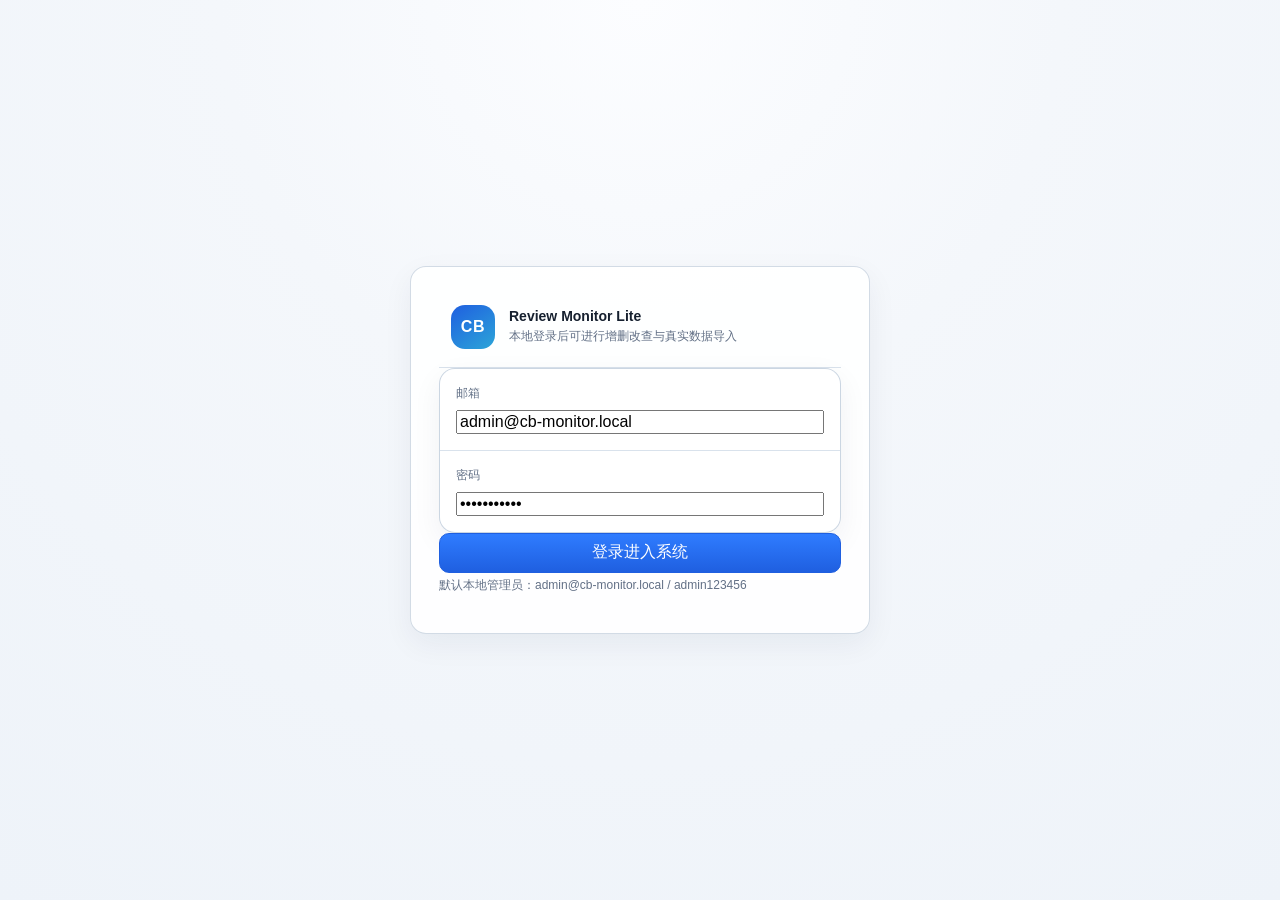
<file: prototype/index.html>
<!DOCTYPE html>
<html lang="zh-CN">
  <head>
    <meta charset="UTF-8" />
    <meta name="viewport" content="width=device-width, initial-scale=1.0" />
    <title>Dashboard | CrossBorder Store Review Monitor Lite</title>
    <link rel="stylesheet" href="./styles.css" />
  </head>
  <body data-page="dashboard">
    <div class="app-shell">
      <aside class="sidebar">
        <div class="brand">
          <div class="brand-mark">CB</div>
          <div>
            <strong>Review Monitor Lite</strong>
            <p>跨境店铺评论监控</p>
          </div>
        </div>
        <nav class="nav">
          <a class="nav-item active" href="./index.html">首页 Dashboard</a>
          <a class="nav-item" href="./stores.html">店铺管理</a>
          <a class="nav-item" href="./products.html">产品总表</a>
          <a class="nav-item" href="./reviews.html">评论总表</a>
          <a class="nav-item" href="./comparison.html">同款多店铺评论对比</a>
          <a class="nav-item" href="./product-detail.html">产品详情</a>
          <a class="nav-item" href="./supplier-tasks.html">供应商整改任务</a>
          <a class="nav-item" href="./reports.html">报告中心</a>
          <a class="nav-item" href="./settings.html">设置</a>
          <a class="nav-item" href="./account-management.html">账号管理</a>
        </nav>
      </aside>

      <main class="main">
        <header class="topbar">
          <div>
            <h1>Dashboard</h1>
            <p>集中查看全站点评论风险、整改进度与产品异常信号</p>
          </div>
          <div class="topbar-actions">
            <a class="button ghost" href="./reports.html?type=同款多店铺对比&title=本周站点周报&scope=全部站点&period=30d#report-builder-section">导出周报</a>
            <a class="button primary" href="./reports.html?type=产品评论分析&title=新建分析报告&scope=全部店铺&period=30d#report-builder-section">新建分析报告</a>
          </div>
        </header>

        <section class="filters sticky-filters">
          <div class="filter-row">
            <label>平台</label>
            <select>
              <option>全部平台</option>
              <option>Amazon</option>
              <option>Coupang</option>
              <option>Naver</option>
            </select>
          </div>
          <div class="filter-row">
            <label>站点</label>
            <select>
              <option>全部站点</option>
              <option>美国</option>
              <option>英国</option>
              <option>德国</option>
              <option>日本</option>
              <option>加拿大</option>
              <option>法国</option>
              <option>韩国</option>
            </select>
          </div>
          <div class="filter-row filter-search">
            <label>关键词</label>
            <input type="text" placeholder="搜索产品 / ASIN / SKU / 店铺" />
          </div>
          <div class="filter-row">
            <label>时间</label>
            <select>
              <option>近 30 天</option>
              <option>近 7 天</option>
              <option>近 90 天</option>
            </select>
          </div>
          <button class="button">刷新</button>
        </section>

        <section class="stats-grid">
          <article class="stat-card">
            <span class="stat-label">在监控店铺</span>
            <strong>9</strong>
            <em>覆盖 Amazon / Coupang / Naver</em>
            <a class="text-link stat-card-link" href="./stores.html">查看店铺列表</a>
          </article>
          <article class="stat-card">
            <span class="stat-label">产品总数</span>
            <strong>126</strong>
            <em>近 30 天新增 11 个</em>
            <a class="text-link stat-card-link" href="./products.html?period=30d">查看产品总表</a>
          </article>
          <article class="stat-card warn">
            <span class="stat-label">近 30 天差评</span>
            <strong>84</strong>
            <em>同比上升 13.2%</em>
            <a class="text-link stat-card-link" href="./reviews.html?view=negative&period=30d">查看差评列表</a>
          </article>
          <article class="stat-card">
            <span class="stat-label">带图评论</span>
            <strong>218</strong>
            <em>图证充足，适合归因</em>
            <a class="text-link stat-card-link" href="./reviews.html?media=with-media&period=30d">查看带图评论</a>
          </article>
          <article class="stat-card danger">
            <span class="stat-label">购物车丢失</span>
            <strong>6</strong>
            <em>3 个发生在美国站</em>
            <a class="text-link stat-card-link" href="./products.html?period=30d">查看异常产品</a>
          </article>
          <article class="stat-card">
            <span class="stat-label">待整改任务</span>
            <strong>27</strong>
            <em>高优先级 9 个</em>
            <a class="text-link stat-card-link" href="./supplier-tasks.html">查看整改任务</a>
          </article>
        </section>

        <section class="two-col dashboard-main-grid">
          <div class="panel dashboard-scroll-panel">
            <div class="panel-head">
              <div>
                <h2>异常产品雷达</h2>
                <p>优先跟进评分下降、差评新增、购物车异常的产品</p>
              </div>
              <a href="./products.html" class="text-link">查看产品总表</a>
            </div>
            <div class="table-wrap dashboard-table-scroll">
              <table>
                <thead>
                  <tr>
                    <th>产品</th>
                    <th>店铺 / 站点</th>
                    <th>评分</th>
                    <th>近30天差评</th>
                    <th>带图差评</th>
                    <th>主要问题</th>
                    <th>最近变动</th>
                    <th>整改</th>
                  </tr>
                </thead>
                <tbody id="dashboard-risk-products"></tbody>
              </table>
            </div>
          </div>

          <div class="panel dashboard-scroll-panel">
            <div class="panel-head">
              <div>
                <h2>今日重点评论</h2>
                <p>按差评优先、带图/带视频优先、最新时间优先排序；超出区域可滚动查看</p>
              </div>
              <a href="./reviews.html?view=negative&media=with-media&period=30d" class="text-link">查看重点差评</a>
            </div>
            <div class="review-feed" id="dashboard-review-feed"></div>
          </div>
        </section>

        <section class="panel">
          <div class="panel-head compact">
            <h2>资讯快报</h2>
            <span class="chip success">关键词检索</span>
          </div>
          <div class="news-toolbar">
            <input id="dashboard-news-search" type="text" placeholder="检索政策 / 平台 / 物流 / 宠物类目资讯" />
          </div>
          <ul class="news-list rich" id="dashboard-news-list"></ul>
          <div class="pager-line">
            <button class="button ghost mini-action" id="dashboard-news-prev" type="button">上一页</button>
            <span class="cell-sub" id="dashboard-news-page">第 1 页</span>
            <button class="button ghost mini-action" id="dashboard-news-next" type="button">下一页</button>
          </div>
        </section>

        <section class="two-col dashboard-insight-grid">
          <div class="panel">
            <div class="panel-head compact">
              <h2>问题分类 TOP5</h2>
              <span class="chip warn">可维护分类</span>
            </div>
            <div class="bars compact-bars" id="dashboard-top-issues"></div>
            <div class="panel-foot-note">
              <a class="text-link" href="./settings.html#issue-taxonomy-panel">去维护问题分类</a>
            </div>
          </div>

          <div class="panel">
            <div class="panel-head compact">
              <h2>站点评分趋势</h2>
              <span class="chip neutral">近 30 天</span>
            </div>
            <div class="spark-group compact-sparks" id="dashboard-score-sparks"></div>
          </div>
        </section>

        <section class="panel muted-panel">
          <div class="panel-head">
            <div>
              <h2>数据接入验证台</h2>
              <p>这里主要给你确认真实数据链路能拿到哪些字段，不作为首页重点卡片</p>
            </div>
            <span class="chip neutral">接入校验</span>
          </div>
          <div class="two-col">
            <div>
              <div class="setting-list" id="dashboard-live-fields">
                <div><strong>内部产品表</strong><span>店铺 / ASIN / 标题 / 链接 / 评分 / Review数</span></div>
                <div><strong>卖家精灵产品表</strong><span>店铺 / ASIN / 标题 / 链接 / 价格 / 评分</span></div>
                <div><strong>店铺链接表</strong><span>平台 / 站点 / 店铺链接</span></div>
              </div>
              <div class="table-wrap">
                <table>
                  <thead>
                    <tr>
                      <th>验证来源</th>
                      <th>样本</th>
                      <th>关键字段</th>
                    </tr>
                  </thead>
                  <tbody id="dashboard-live-samples"></tbody>
                </table>
              </div>
            </div>
            <div>
              <div class="table-wrap">
                <table>
                  <thead>
                    <tr>
                      <th>公开页来源</th>
                      <th>状态</th>
                      <th>说明</th>
                    </tr>
                  </thead>
                  <tbody id="dashboard-http-checks"></tbody>
                </table>
              </div>
            </div>
          </div>
        </section>
      </main>
    </div>
    <script src="./app.js"></script>
  </body>
</html>
</file>
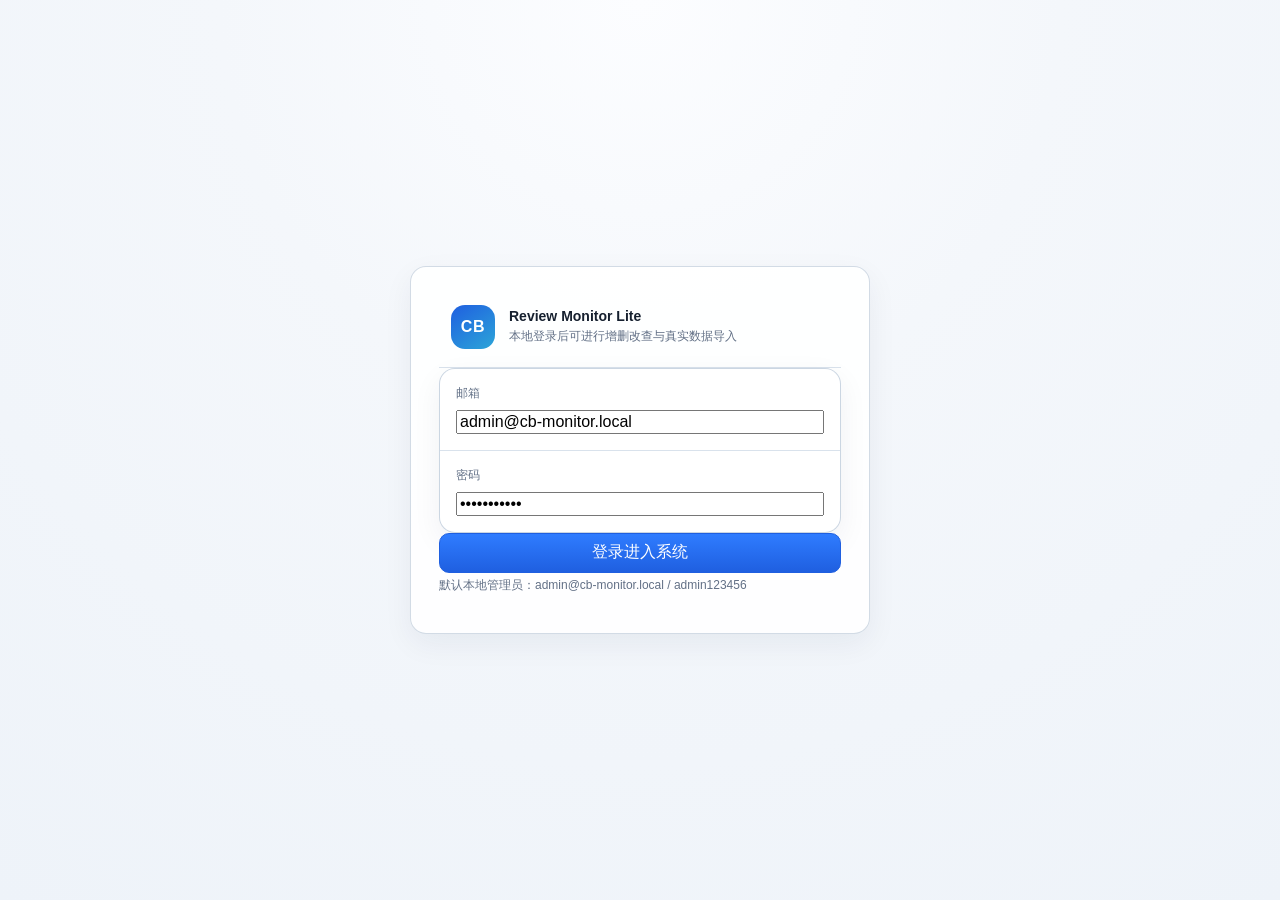
<file: prototype/account-management.html>
<!DOCTYPE html>
<html lang="zh-CN">
  <head>
    <meta charset="UTF-8" />
    <meta name="viewport" content="width=device-width, initial-scale=1.0" />
    <title>账号管理 | CrossBorder Store Review Monitor Lite</title>
    <link rel="stylesheet" href="./styles.css" />
  </head>
  <body data-page="account-management">
    <div class="app-shell">
      <aside class="sidebar">
        <div class="brand">
          <div class="brand-mark">CB</div>
          <div>
            <strong>Review Monitor Lite</strong>
            <p>跨境店铺评论监控</p>
          </div>
        </div>
        <nav class="nav">
          <a class="nav-item" href="./index.html">首页 Dashboard</a>
          <a class="nav-item" href="./stores.html">店铺管理</a>
          <a class="nav-item" href="./products.html">产品总表</a>
          <a class="nav-item" href="./reviews.html">评论总表</a>
          <a class="nav-item" href="./comparison.html">同款多店铺评论对比</a>
          <a class="nav-item" href="./product-detail.html">产品详情</a>
          <a class="nav-item" href="./supplier-tasks.html">供应商整改任务</a>
          <a class="nav-item" href="./reports.html">报告中心</a>
          <a class="nav-item" href="./settings.html">设置</a>
          <a class="nav-item active" href="./account-management.html">账号管理</a>
        </nav>
      </aside>

      <main class="main">
        <header class="topbar">
          <div>
            <h1>账号管理</h1>
            <p>后台建议保持轻量，先做账号、角色、模块权限、登录策略四块即可</p>
          </div>
          <div class="topbar-actions">
            <button class="button ghost">批量停用</button>
            <button class="button ghost" id="logout-button">退出登录</button>
            <button class="button primary" id="accounts-create-button">新增账号</button>
          </div>
        </header>

        <section class="table-summary">
          <div class="summary-pill" id="accounts-summary-total">账号数 4</div>
          <div class="summary-pill" id="accounts-summary-active">启用中 3</div>
          <div class="summary-pill" id="accounts-summary-pd">产品开发 1</div>
          <div class="summary-pill warn" id="accounts-summary-disabled">停用 1</div>
          <div class="summary-pill" id="accounts-summary-backend">后台建议：轻量账号体系即可</div>
        </section>

        <section class="two-col">
          <div class="panel">
            <div class="panel-head compact">
              <h2>登录与安全策略</h2>
              <span class="chip success">简单后台</span>
            </div>
            <div class="setting-list" id="security-settings">
              <div><strong>登录方式</strong><span>账号密码登录</span></div>
              <div><strong>部署方式</strong><span>轻量后台即可</span></div>
              <div><strong>密码策略</strong><span>8位以上，含字母和数字</span></div>
              <div><strong>二次验证</strong><span>V1 可不启用</span></div>
              <div><strong>会话策略</strong><span>7天内保持登录</span></div>
            </div>
          </div>

          <div class="panel">
            <div class="panel-head compact">
              <h2>后台范围建议</h2>
              <span class="chip neutral">最小可用</span>
            </div>
            <div class="setting-list">
              <div><strong>必须有</strong><span>登录、退出、账号列表、角色分配、重置密码</span></div>
              <div><strong>建议有</strong><span>最近登录时间、账号状态、可访问店铺范围</span></div>
              <div><strong>先不做</strong><span>复杂审批、多组织树、企业微信单点登录</span></div>
              <div><strong>适配人数</strong><span>个人 / 2~5人小团队足够用</span></div>
            </div>
          </div>
        </section>

        <section class="panel">
          <div class="panel-head">
            <div>
              <h2>账号列表</h2>
              <p>建议先按角色 + 可访问店铺做控制，不必一开始做到字段级权限</p>
            </div>
            <span class="chip neutral" id="accounts-note">V1 轻量账号模型</span>
          </div>
          <div class="table-wrap table-wide">
            <table>
              <thead>
                <tr>
                  <th>账号</th>
                  <th>角色</th>
                  <th>可访问范围</th>
                  <th>绑定店铺</th>
                  <th>状态</th>
                  <th>最近登录</th>
                  <th>操作建议</th>
                </tr>
              </thead>
              <tbody id="accounts-table"></tbody>
            </table>
          </div>
        </section>

        <section class="panel">
          <div class="panel-head">
            <div>
              <h2>角色权限矩阵</h2>
              <p>推荐只做模块级权限，后续确实需要再细化到按钮级</p>
            </div>
            <span class="chip warn">先简后细</span>
          </div>
          <div class="table-wrap">
            <table>
              <thead>
                <tr>
                  <th>角色</th>
                  <th>可访问模块</th>
                  <th>主要权限</th>
                </tr>
              </thead>
              <tbody id="roles-table"></tbody>
            </table>
          </div>
        </section>
      </main>
    </div>
    <script src="./app.js"></script>
  </body>
</html>
</file>
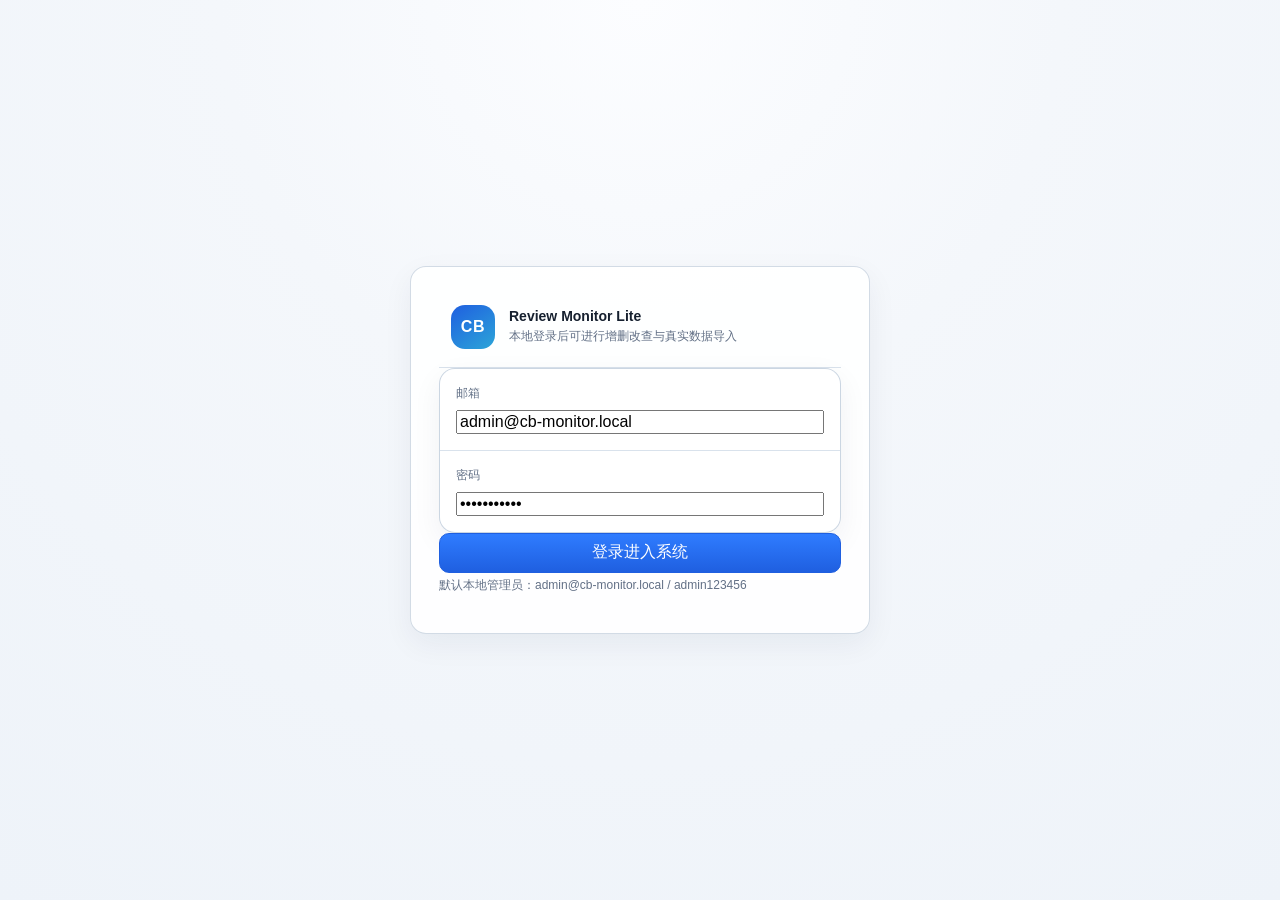
<file: prototype/comparison.html>
<!DOCTYPE html>
<html lang="zh-CN">
  <head>
    <meta charset="UTF-8" />
    <meta name="viewport" content="width=device-width, initial-scale=1.0" />
    <title>同款多店铺评论对比 | CrossBorder Store Review Monitor Lite</title>
    <link rel="stylesheet" href="./styles.css" />
  </head>
  <body data-page="comparison">
    <div class="app-shell">
      <aside class="sidebar">
        <div class="brand">
          <div class="brand-mark">CB</div>
          <div>
            <strong>Review Monitor Lite</strong>
            <p>跨境店铺评论监控</p>
          </div>
        </div>
        <nav class="nav">
          <a class="nav-item" href="./index.html">首页 Dashboard</a>
          <a class="nav-item" href="./stores.html">店铺管理</a>
          <a class="nav-item" href="./products.html">产品总表</a>
          <a class="nav-item" href="./reviews.html">评论总表</a>
          <a class="nav-item active" href="./comparison.html">同款多店铺评论对比</a>
          <a class="nav-item" href="./product-detail.html">产品详情</a>
          <a class="nav-item" href="./supplier-tasks.html">供应商整改任务</a>
          <a class="nav-item" href="./reports.html">报告中心</a>
          <a class="nav-item" href="./settings.html">设置</a>
          <a class="nav-item" href="./account-management.html">账号管理</a>
        </nav>
      </aside>

      <main class="main">
        <header class="topbar">
          <div>
            <h1>同款多店铺评论对比</h1>
            <p>横向对比多个店铺同一个产品的评分、差评占比、带图评论与问题 TOP3</p>
          </div>
          <div class="topbar-actions">
            <button class="button ghost" id="comparison-export-button">导出对比表</button>
            <button class="button primary" id="comparison-report-button">生成 Markdown 报告</button>
          </div>
        </header>

        <section class="filters">
          <div class="filter-row filter-search wide">
            <label>同款组 / 对比输入</label>
            <textarea id="comparison-input" rows="3" placeholder="支持 Parent ASIN、多个 ASIN、多个 SKU 混合粘贴。系统会优先自动识别；可用逗号、中文逗号、换行或空格分隔。"></textarea>
          </div>
          <div class="filter-row">
            <label>对比模式</label>
            <select id="comparison-mode"><option value="auto">自动识别</option><option value="parent">同款多店铺（Parent ASIN）</option><option value="identifiers">手动多编码对比</option></select>
          </div>
          <div class="filter-row">
            <label>周期</label>
            <select id="comparison-period"><option value="all">全部</option><option value="30d">近 30 天</option><option value="60d">近 60 天</option><option value="90d">近 90 天</option><option value="180d">近半年</option><option value="365d">近一年</option><option value="1095d">近三年</option></select>
          </div>
          <div class="filter-row wide comparison-site-row">
            <label>对比站点</label>
            <div class="checkbox-grid compact" id="comparison-site-picks">
              <label><input type="checkbox" value="US" checked /> 美国</label>
              <label><input type="checkbox" value="UK" checked /> 英国</label>
              <label><input type="checkbox" value="DE" checked /> 德国</label>
              <label><input type="checkbox" value="JP" checked /> 日本</label>
              <label><input type="checkbox" value="CA" checked /> 加拿大</label>
              <label><input type="checkbox" value="FR" checked /> 法国</label>
              <label><input type="checkbox" value="KR" checked /> 韩国</label>
            </div>
          </div>
          <button class="button" id="comparison-apply-button">开始对比</button>
        </section>

        <section class="table-summary">
          <div class="summary-pill">支持 Parent ASIN / ASIN / SKU 混合输入</div>
          <div class="summary-pill">分隔符：`,` `，` 换行 空格</div>
          <div class="summary-pill">支持多站点自由勾选对比</div>
          <div class="summary-pill warn">无 Parent ASIN 时自动退回手动对比</div>
          <div class="summary-pill">指标可切换：全部 / 30天 / 60天 / 90天 / 半年 / 1年 / 3年</div>
          <div class="summary-pill" id="comparison-notes">当前销量主字段以近30天快照为主</div>
        </section>

        <section class="panel">
          <div class="panel-head">
            <div>
              <h2>当前对比池</h2>
              <p>先选入待对比产品，再按店铺展开销量、评分、差评和评论证据</p>
            </div>
            <div class="segmented">
              <button class="active" data-comparison-view="sales">销量对比</button>
              <button data-comparison-view="reviews">评论对比</button>
              <button data-comparison-view="summary">综合判断</button>
            </div>
          </div>
          <div class="compare-pool">
            <div id="comparison-pool-chips"></div>
          </div>
        </section>

        <section class="comparison-hero" id="comparison-cards"></section>

        <section class="two-col comparison-layout">
          <div class="panel">
            <div class="panel-head compact">
              <h2 id="comparison-metric-heading">评分 / 差评 / 评论量概览</h2>
              <span class="chip neutral">静态图表原型</span>
            </div>
            <div class="chart-stack">
              <div class="mini-chart">
                <h3>各店铺评分对比</h3>
                <div class="bar-grid" id="comparison-score-bars"></div>
              </div>
              <div class="mini-chart">
                <h3>各店铺差评占比</h3>
                <div class="bar-grid warning" id="comparison-negative-bars"></div>
              </div>
              <div class="mini-chart">
                <h3>各店铺评论数量</h3>
                <div class="bar-grid cool" id="comparison-volume-bars"></div>
              </div>
              <div class="mini-chart">
                <h3>各店铺问题分类分布</h3>
                <div class="issue-grid" id="comparison-issue-grid"></div>
              </div>
            </div>
          </div>

          <div class="panel">
            <div class="panel-head">
              <div>
                <h2>多店铺对比表</h2>
                <p>用来识别共性问题和单站点问题</p>
              </div>
              <span class="chip warn">产品共性问题：坐感塌陷</span>
            </div>
            <div class="table-wrap">
              <table>
                <thead>
                  <tr>
                    <th data-sort="store">店铺</th>
                    <th data-sort="site">站点</th>
                    <th data-sort="sales">近30天销量</th>
                    <th data-sort="salesAmount">近30天销售额</th>
                    <th data-sort="score">评分</th>
                    <th data-sort="negative">差评占比</th>
                    <th data-sort="volume">评论总数</th>
                    <th data-sort="imageReviews">带图评论</th>
                    <th data-sort="top3">主要问题 TOP3</th>
                    <th data-sort="action">建议动作</th>
                  </tr>
                </thead>
                <tbody id="comparison-table"></tbody>
              </table>
            </div>
          </div>
        </section>
      </main>
    </div>
    <script src="./app.js"></script>
  </body>
</html>
</file>
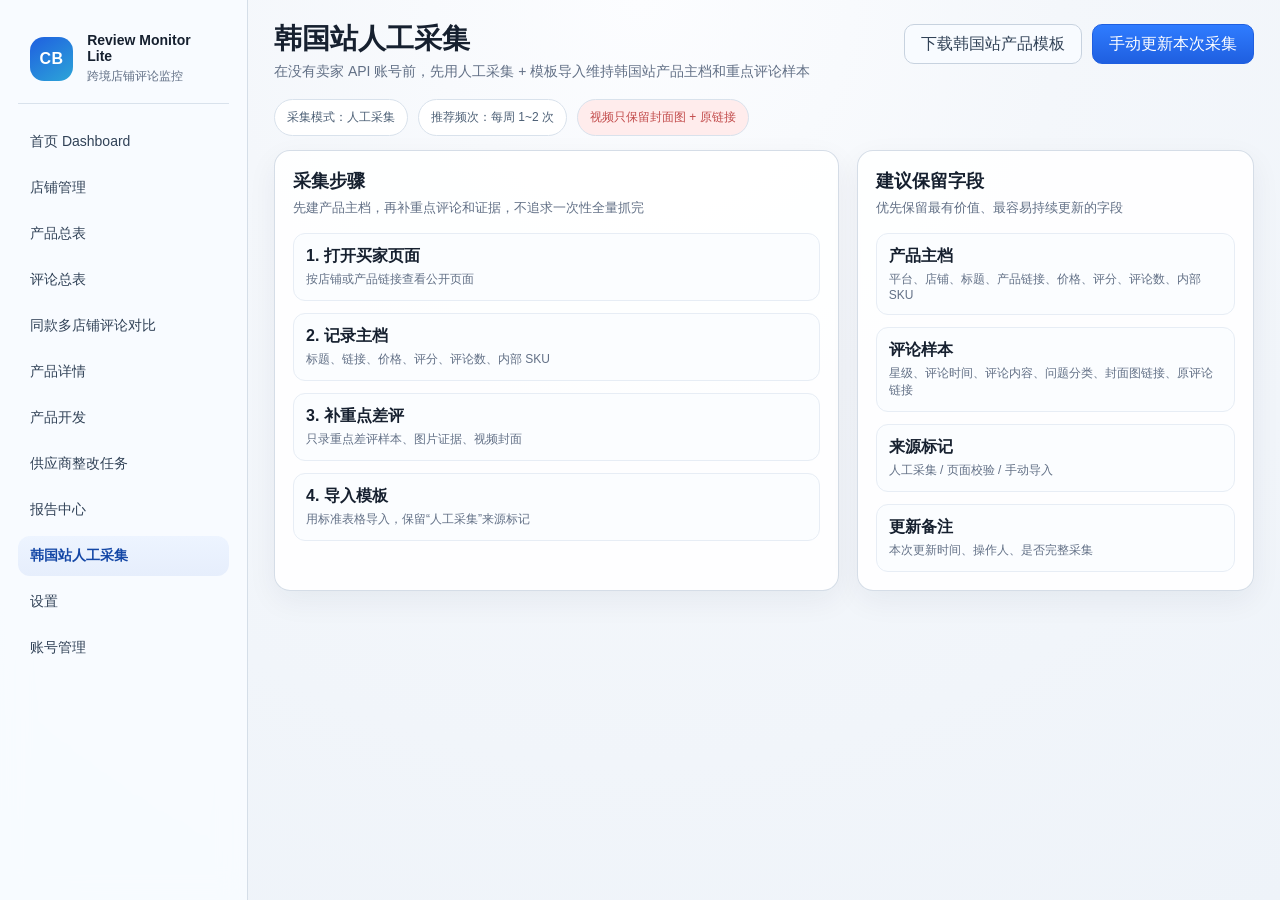
<file: prototype/korea-manual-import.html>
<!DOCTYPE html>
<html lang="zh-CN">
  <head>
    <meta charset="UTF-8" />
    <meta name="viewport" content="width=device-width, initial-scale=1.0" />
    <title>韩国站人工采集 | CrossBorder Store Review Monitor Lite</title>
    <link rel="stylesheet" href="./styles.css" />
  </head>
  <body>
    <div class="app-shell">
      <aside class="sidebar">
        <div class="brand">
          <div class="brand-mark">CB</div>
          <div>
            <strong>Review Monitor Lite</strong>
            <p>跨境店铺评论监控</p>
          </div>
        </div>
        <nav class="nav">
          <a class="nav-item" href="./index.html">首页 Dashboard</a>
          <a class="nav-item" href="./stores.html">店铺管理</a>
          <a class="nav-item" href="./products.html">产品总表</a>
          <a class="nav-item" href="./reviews.html">评论总表</a>
          <a class="nav-item" href="./comparison.html">同款多店铺评论对比</a>
          <a class="nav-item" href="./product-detail.html">产品详情</a>
          <a class="nav-item" href="./product-development.html">产品开发</a>
          <a class="nav-item" href="./supplier-tasks.html">供应商整改任务</a>
          <a class="nav-item" href="./reports.html">报告中心</a>
          <a class="nav-item active" href="./korea-manual-import.html">韩国站人工采集</a>
          <a class="nav-item" href="./settings.html">设置</a>
          <a class="nav-item" href="./account-management.html">账号管理</a>
        </nav>
      </aside>

      <main class="main">
        <header class="topbar">
          <div>
            <h1>韩国站人工采集</h1>
            <p>在没有卖家 API 账号前，先用人工采集 + 模板导入维持韩国站产品主档和重点评论样本</p>
          </div>
          <div class="topbar-actions">
            <button class="button ghost">下载韩国站产品模板</button>
            <button class="button primary">手动更新本次采集</button>
          </div>
        </header>

        <section class="table-summary">
          <div class="summary-pill">采集模式：人工采集</div>
          <div class="summary-pill">推荐频次：每周 1~2 次</div>
          <div class="summary-pill warn">视频只保留封面图 + 原链接</div>
        </section>

        <section class="two-col">
          <div class="panel">
            <div class="panel-head">
              <div>
                <h2>采集步骤</h2>
                <p>先建产品主档，再补重点评论和证据，不追求一次性全量抓完</p>
              </div>
            </div>
            <div class="setting-list">
              <div><strong>1. 打开买家页面</strong><span>按店铺或产品链接查看公开页面</span></div>
              <div><strong>2. 记录主档</strong><span>标题、链接、价格、评分、评论数、内部 SKU</span></div>
              <div><strong>3. 补重点差评</strong><span>只录重点差评样本、图片证据、视频封面</span></div>
              <div><strong>4. 导入模板</strong><span>用标准表格导入，保留“人工采集”来源标记</span></div>
            </div>
          </div>

          <div class="panel">
            <div class="panel-head">
              <div>
                <h2>建议保留字段</h2>
                <p>优先保留最有价值、最容易持续更新的字段</p>
              </div>
            </div>
            <div class="setting-list">
              <div><strong>产品主档</strong><span>平台、店铺、标题、产品链接、价格、评分、评论数、内部 SKU</span></div>
              <div><strong>评论样本</strong><span>星级、评论时间、评论内容、问题分类、封面图链接、原评论链接</span></div>
              <div><strong>来源标记</strong><span>人工采集 / 页面校验 / 手动导入</span></div>
              <div><strong>更新备注</strong><span>本次更新时间、操作人、是否完整采集</span></div>
            </div>
          </div>
        </section>
      </main>
    </div>
  </body>
</html>
</file>
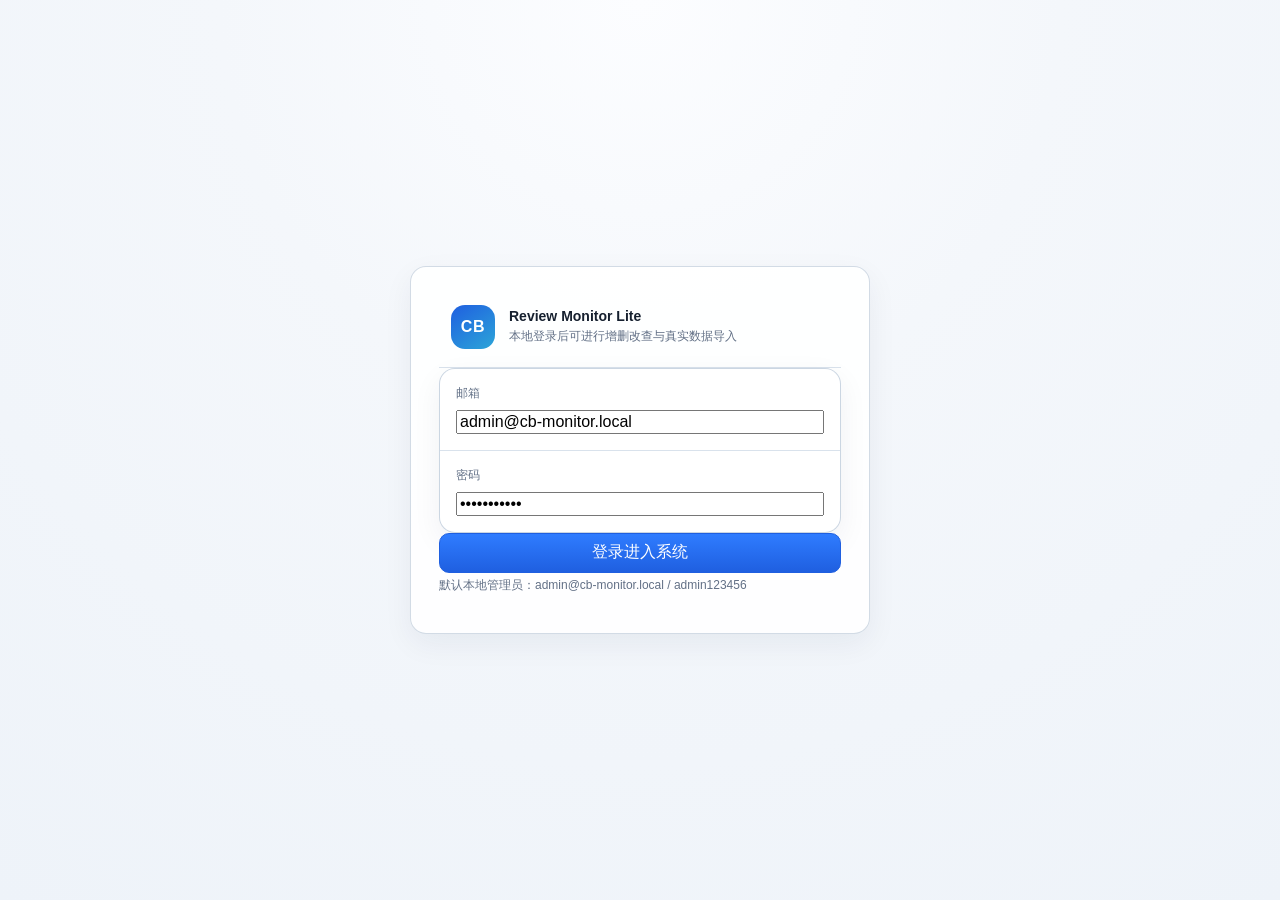
<file: prototype/login.html>
<!DOCTYPE html>
<html lang="zh-CN">
  <head>
    <meta charset="UTF-8" />
    <meta name="viewport" content="width=device-width, initial-scale=1.0" />
    <title>登录 | CrossBorder Store Review Monitor Lite</title>
    <link rel="stylesheet" href="./styles.css" />
  </head>
  <body data-page="login">
    <main class="login-shell">
      <section class="login-card">
        <div class="brand brand-login">
          <div class="brand-mark">CB</div>
          <div>
            <strong>Review Monitor Lite</strong>
            <p>本地登录后可进行增删改查与真实数据导入</p>
          </div>
        </div>
        <div class="form-grid single">
          <label><span>邮箱</span><input id="login-email" type="text" value="admin@cb-monitor.local" /></label>
          <label><span>密码</span><input id="login-password" type="password" value="admin123456" /></label>
        </div>
        <button class="button primary full" id="login-submit">登录进入系统</button>
        <p class="cell-sub" id="login-status">默认本地管理员：admin@cb-monitor.local / admin123456</p>
      </section>
    </main>
    <script src="./app.js"></script>
  </body>
</html>
</file>
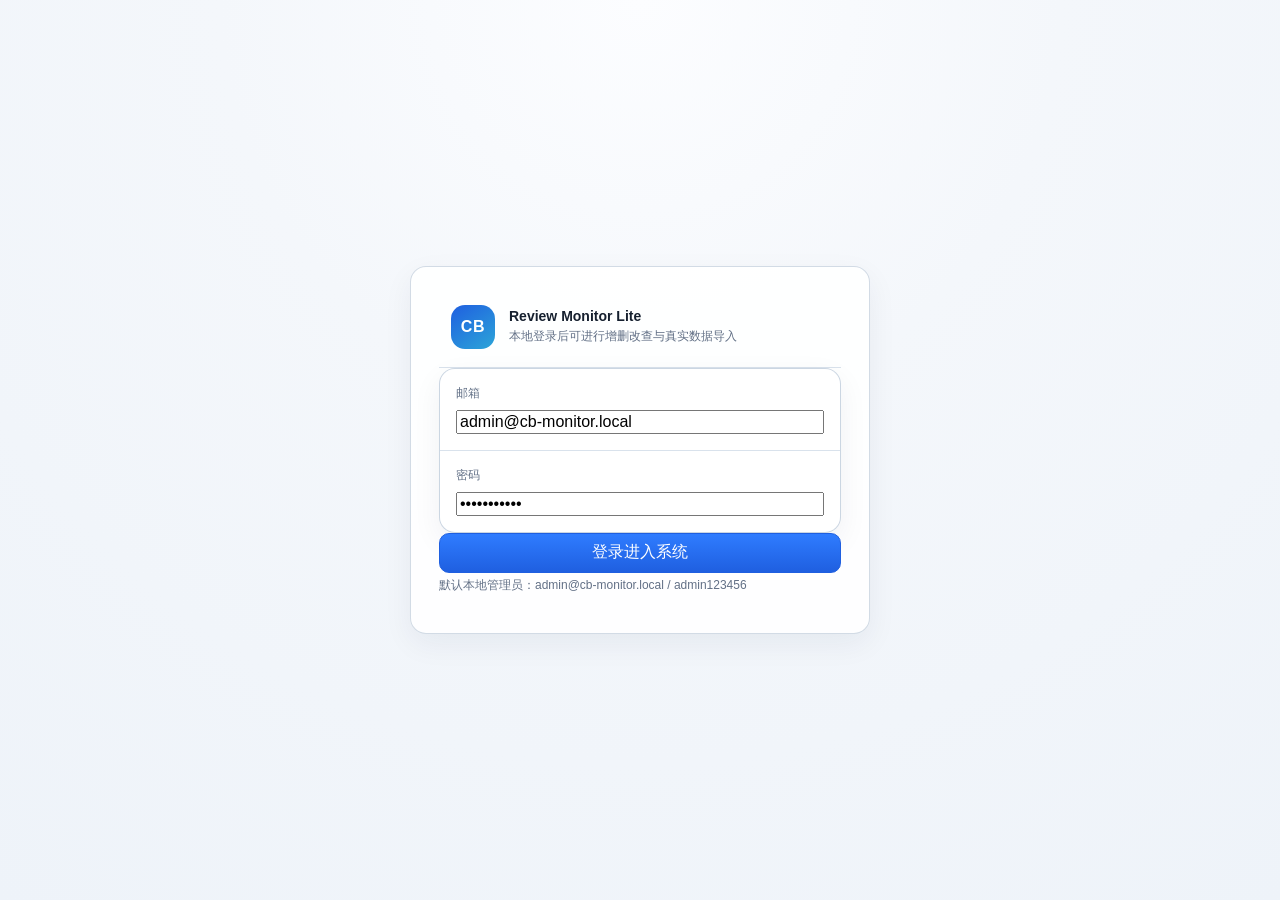
<file: prototype/product-detail.html>
<!DOCTYPE html>
<html lang="zh-CN">
  <head>
    <meta charset="UTF-8" />
    <meta name="viewport" content="width=device-width, initial-scale=1.0" />
    <title>产品详情 | CrossBorder Store Review Monitor Lite</title>
    <link rel="stylesheet" href="./styles.css" />
  </head>
  <body data-page="product-detail">
    <div class="app-shell">
      <aside class="sidebar">
        <div class="brand">
          <div class="brand-mark">CB</div>
          <div>
            <strong>Review Monitor Lite</strong>
            <p>跨境店铺评论监控</p>
          </div>
        </div>
        <nav class="nav">
          <a class="nav-item" href="./index.html">首页 Dashboard</a>
          <a class="nav-item" href="./stores.html">店铺管理</a>
          <a class="nav-item" href="./products.html">产品总表</a>
          <a class="nav-item" href="./reviews.html">评论总表</a>
          <a class="nav-item" href="./comparison.html">同款多店铺评论对比</a>
          <a class="nav-item active" href="./product-detail.html">产品详情</a>
          <a class="nav-item" href="./supplier-tasks.html">供应商整改任务</a>
          <a class="nav-item" href="./reports.html">报告中心</a>
          <a class="nav-item" href="./settings.html">设置</a>
          <a class="nav-item" href="./account-management.html">账号管理</a>
        </nav>
      </aside>

      <main class="main">
        <header class="topbar">
          <div>
            <h1>产品详情</h1>
            <p>ASIN: B0DXSEAT01 · 记忆棉人体工学坐垫 · US Home Store</p>
          </div>
          <div class="topbar-actions">
            <button class="button ghost" id="detail-open-product-link">打开产品链接</button>
            <button class="button primary" id="detail-create-comparison">创建对比分析</button>
          </div>
        </header>

        <section class="detail-hero">
          <div class="product-card-large">
            <div class="thumb xl tone-4"></div>
            <div>
              <h2>记忆棉人体工学坐垫</h2>
              <p>类目：Home & Kitchen · 品牌：ComfortNest</p>
              <div class="meta-inline">
                <span class="chip warn">新增差评</span>
                <span class="chip danger">购物车风险</span>
                <span class="chip neutral">供应商处理中</span>
              </div>
            </div>
          </div>
          <div class="detail-metrics">
            <div><span>评分</span><strong>4.1</strong></div>
            <div><span>评论数</span><strong>1,284</strong></div>
            <div><span>近30天销量</span><strong>642</strong></div>
            <div><span>带图评论</span><strong>93</strong></div>
            <div><span>差评占比</span><strong>8.6%</strong></div>
            <div><span>供应商</span><strong>宁波舒垫工厂</strong></div>
          </div>
        </section>

        <section class="two-col">
          <div class="panel">
            <div class="panel-head compact">
              <h2>产品基础信息</h2>
              <span class="chip neutral">Listing 摘要</span>
            </div>
            <div class="detail-grid">
              <div><span>店铺</span><strong>US Home Store</strong></div>
              <div><span>站点</span><strong>美国</strong></div>
              <div><span>价格</span><strong>$29.99</strong></div>
              <div><span>变体数</span><strong>4</strong></div>
              <div><span>父 ASIN</span><strong>B0DXPARENT9</strong></div>
              <div><span>主要流量词</span><strong>seat cushion, office cushion</strong></div>
            </div>
            <div class="copy-block">
              <h3>五点描述</h3>
              <ul>
                <li>高密度记忆棉，适合办公室和居家场景</li>
                <li>尾椎减压 U 型开口设计</li>
                <li>可拆洗防滑布套</li>
                <li>适配办公椅、汽车座椅和餐椅</li>
                <li>压缩包装，拆封后 24 小时恢复形状</li>
              </ul>
            </div>
          </div>

          <div class="panel">
            <div class="panel-head compact">
              <h2>星级分布与问题聚焦</h2>
              <span class="chip warn">归因观察</span>
            </div>
            <div class="bars">
              <div class="bar-row"><span>5 星</span><div><i style="width:62%"></i></div><strong>62%</strong></div>
              <div class="bar-row"><span>4 星</span><div><i style="width:17%"></i></div><strong>17%</strong></div>
              <div class="bar-row"><span>3 星</span><div><i style="width:9%"></i></div><strong>9%</strong></div>
              <div class="bar-row"><span>2 星</span><div><i style="width:6%"></i></div><strong>6%</strong></div>
              <div class="bar-row"><span>1 星</span><div><i style="width:6%"></i></div><strong>6%</strong></div>
            </div>
            <div class="issue-notes">
              <div><strong>TOP1</strong><span>使用一周后坐感塌陷</span></div>
              <div><strong>TOP2</strong><span>尺寸偏小，不适配大椅面</span></div>
              <div><strong>TOP3</strong><span>真空包装后回弹慢</span></div>
            </div>
          </div>
        </section>

        <section class="two-col">
          <div class="panel">
            <div class="panel-head">
              <div>
                <h2>最新评论</h2>
                <p>保留缩略图、星级与问题分类，方便下钻到评论总表</p>
              </div>
              <a href="./reviews.html" class="text-link">去评论总表</a>
            </div>
            <div class="review-feed" id="detail-review-feed"></div>
          </div>

          <div class="panel">
            <div class="panel-head">
              <div>
                <h2>整改记录</h2>
                <p>对接供应商整改动作，形成问题闭环</p>
              </div>
              <a href="./supplier-tasks.html" class="text-link">去任务页</a>
            </div>
            <div class="timeline">
              <div class="timeline-item"><strong>06-27</strong><span>供应商确认增加内芯密度抽检</span></div>
              <div class="timeline-item"><strong>06-25</strong><span>整理 12 条带图差评证据并发送工厂</span></div>
              <div class="timeline-item"><strong>06-23</strong><span>运营反馈美国站差评集中在坐感塌陷</span></div>
              <div class="timeline-item"><strong>06-20</strong><span>建立整改任务 SR-2048，优先级高</span></div>
            </div>
          </div>
        </section>
      </main>
    </div>
    <script src="./app.js"></script>
  </body>
</html>
</file>
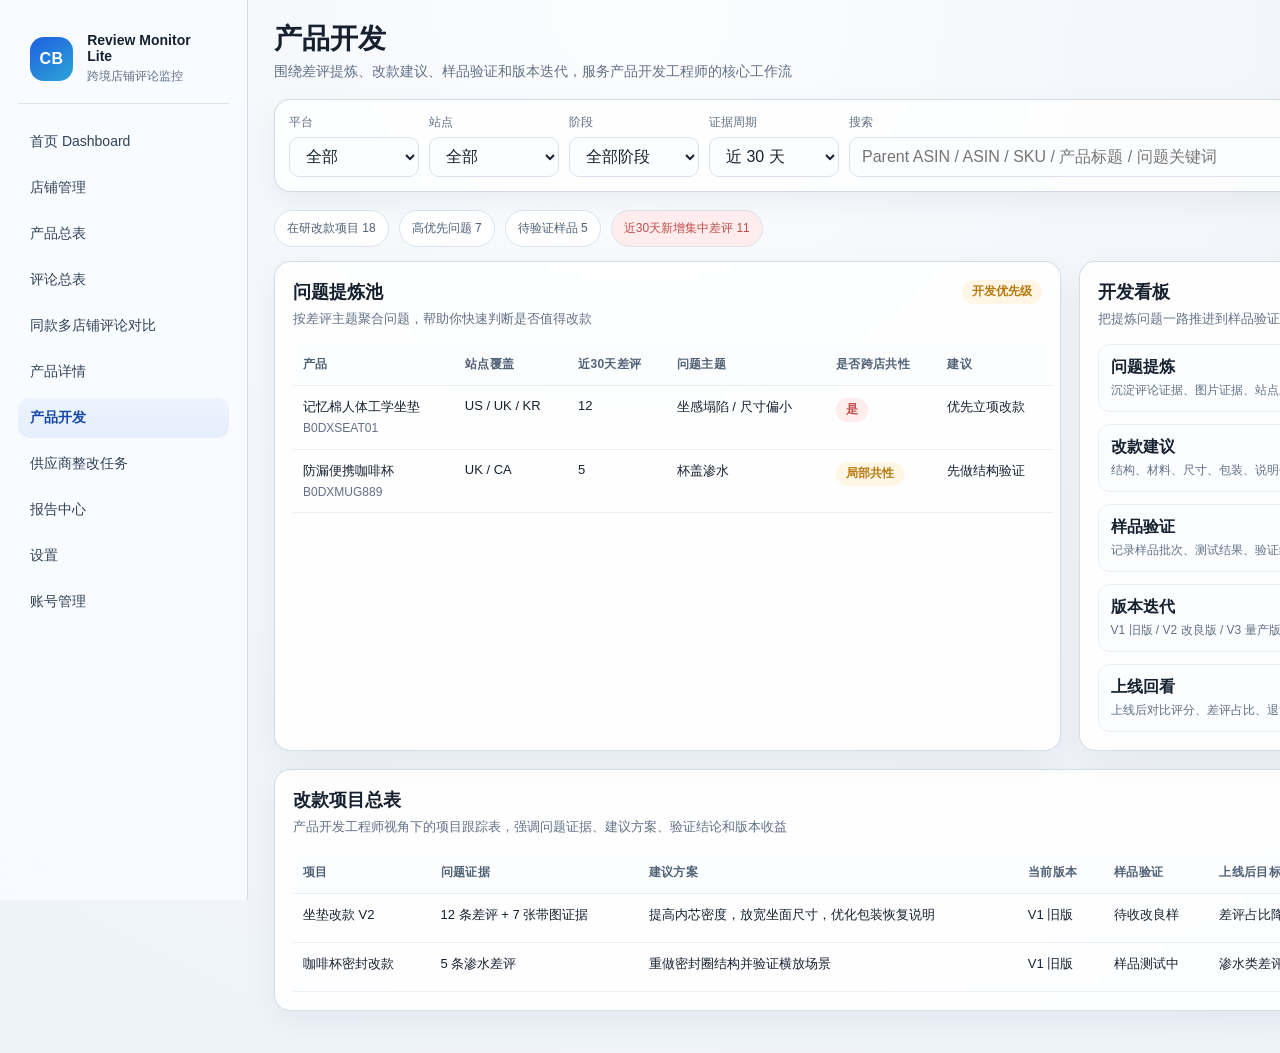
<file: prototype/product-development.html>
<!DOCTYPE html>
<html lang="zh-CN">
  <head>
    <meta charset="UTF-8" />
    <meta name="viewport" content="width=device-width, initial-scale=1.0" />
    <title>产品开发 | CrossBorder Store Review Monitor Lite</title>
    <link rel="stylesheet" href="./styles.css" />
  </head>
  <body data-page="product-development">
    <div class="app-shell">
      <aside class="sidebar">
        <div class="brand">
          <div class="brand-mark">CB</div>
          <div>
            <strong>Review Monitor Lite</strong>
            <p>跨境店铺评论监控</p>
          </div>
        </div>
        <nav class="nav">
          <a class="nav-item" href="./index.html">首页 Dashboard</a>
          <a class="nav-item" href="./stores.html">店铺管理</a>
          <a class="nav-item" href="./products.html">产品总表</a>
          <a class="nav-item" href="./reviews.html">评论总表</a>
          <a class="nav-item" href="./comparison.html">同款多店铺评论对比</a>
          <a class="nav-item" href="./product-detail.html">产品详情</a>
          <a class="nav-item active" href="./product-development.html">产品开发</a>
          <a class="nav-item" href="./supplier-tasks.html">供应商整改任务</a>
          <a class="nav-item" href="./reports.html">报告中心</a>
          <a class="nav-item" href="./settings.html">设置</a>
          <a class="nav-item" href="./account-management.html">账号管理</a>
        </nav>
      </aside>

      <main class="main">
        <header class="topbar">
          <div>
            <h1>产品开发</h1>
            <p>围绕差评提炼、改款建议、样品验证和版本迭代，服务产品开发工程师的核心工作流</p>
          </div>
          <div class="topbar-actions">
            <button class="button ghost">手动更新开发数据</button>
            <button class="button primary">新建改款项目</button>
          </div>
        </header>

        <section class="filters dense">
          <div class="filter-row">
            <label>平台</label>
            <select><option>全部</option><option>Amazon</option><option>Coupang</option><option>Naver</option></select>
          </div>
          <div class="filter-row">
            <label>站点</label>
            <select><option>全部</option><option>美国</option><option>英国</option><option>德国</option><option>日本</option><option>加拿大</option><option>法国</option><option>韩国</option></select>
          </div>
          <div class="filter-row">
            <label>阶段</label>
            <select><option>全部阶段</option><option>问题提炼</option><option>方案评估</option><option>样品验证</option><option>量产跟踪</option></select>
          </div>
          <div class="filter-row">
            <label>证据周期</label>
            <select><option>近 30 天</option><option>近 60 天</option><option>近 90 天</option><option>近半年</option></select>
          </div>
          <div class="filter-row filter-search wide">
            <label>搜索</label>
            <input type="text" placeholder="Parent ASIN / ASIN / SKU / 产品标题 / 问题关键词" />
          </div>
          <button class="button">筛选</button>
        </section>

        <section class="table-summary">
          <div class="summary-pill">在研改款项目 18</div>
          <div class="summary-pill">高优先问题 7</div>
          <div class="summary-pill">待验证样品 5</div>
          <div class="summary-pill warn">近30天新增集中差评 11</div>
        </section>

        <section class="two-col">
          <div class="panel">
            <div class="panel-head">
              <div>
                <h2>问题提炼池</h2>
                <p>按差评主题聚合问题，帮助你快速判断是否值得改款</p>
              </div>
              <span class="chip warn">开发优先级</span>
            </div>
            <div class="table-wrap">
              <table>
                <thead>
                  <tr>
                    <th>产品</th>
                    <th>站点覆盖</th>
                    <th>近30天差评</th>
                    <th>问题主题</th>
                    <th>是否跨店共性</th>
                    <th>建议</th>
                  </tr>
                </thead>
                <tbody>
                  <tr>
                    <td>记忆棉人体工学坐垫<span class="cell-sub">B0DXSEAT01</span></td>
                    <td>US / UK / KR</td>
                    <td>12</td>
                    <td>坐感塌陷 / 尺寸偏小</td>
                    <td><span class="chip danger">是</span></td>
                    <td>优先立项改款</td>
                  </tr>
                  <tr>
                    <td>防漏便携咖啡杯<span class="cell-sub">B0DXMUG889</span></td>
                    <td>UK / CA</td>
                    <td>5</td>
                    <td>杯盖渗水</td>
                    <td><span class="chip warn">局部共性</span></td>
                    <td>先做结构验证</td>
                  </tr>
                </tbody>
              </table>
            </div>
          </div>

          <div class="panel">
            <div class="panel-head">
              <div>
                <h2>开发看板</h2>
                <p>把提炼问题一路推进到样品验证和量产跟踪</p>
              </div>
              <span class="chip success">版本迭代</span>
            </div>
            <div class="setting-list">
              <div><strong>问题提炼</strong><span>沉淀评论证据、图片证据、站点差异、场景差异</span></div>
              <div><strong>改款建议</strong><span>结构、材料、尺寸、包装、说明书、Listing 展示</span></div>
              <div><strong>样品验证</strong><span>记录样品批次、测试结果、验证结论、是否通过</span></div>
              <div><strong>版本迭代</strong><span>V1 旧版 / V2 改良版 / V3 量产版 追踪对比</span></div>
              <div><strong>上线回看</strong><span>上线后对比评分、差评占比、退货反馈是否改善</span></div>
            </div>
          </div>
        </section>

        <section class="panel">
          <div class="panel-head">
            <div>
              <h2>改款项目总表</h2>
              <p>产品开发工程师视角下的项目跟踪表，强调问题证据、建议方案、验证结论和版本收益</p>
            </div>
            <div class="segmented">
              <button class="active">项目表</button>
              <button>样品验证</button>
              <button>版本收益</button>
            </div>
          </div>
          <div class="table-wrap table-wide">
            <table>
              <thead>
                <tr>
                  <th>项目</th>
                  <th>问题证据</th>
                  <th>建议方案</th>
                  <th>当前版本</th>
                  <th>样品验证</th>
                  <th>上线后目标</th>
                  <th>责任人</th>
                  <th>状态</th>
                </tr>
              </thead>
              <tbody>
                <tr>
                  <td>坐垫改款 V2</td>
                  <td>12 条差评 + 7 张带图证据</td>
                  <td>提高内芯密度，放宽坐面尺寸，优化包装恢复说明</td>
                  <td>V1 旧版</td>
                  <td>待收改良样</td>
                  <td>差评占比降到 5% 以下</td>
                  <td>开发-JCC</td>
                  <td><span class="status warn">方案评估中</span></td>
                </tr>
                <tr>
                  <td>咖啡杯密封改款</td>
                  <td>5 条渗水差评</td>
                  <td>重做密封圈结构并验证横放场景</td>
                  <td>V1 旧版</td>
                  <td>样品测试中</td>
                  <td>渗水类差评减少 70%</td>
                  <td>开发-JCC</td>
                  <td><span class="status success">验证中</span></td>
                </tr>
              </tbody>
            </table>
          </div>
        </section>
      </main>
    </div>
  </body>
</html>
</file>
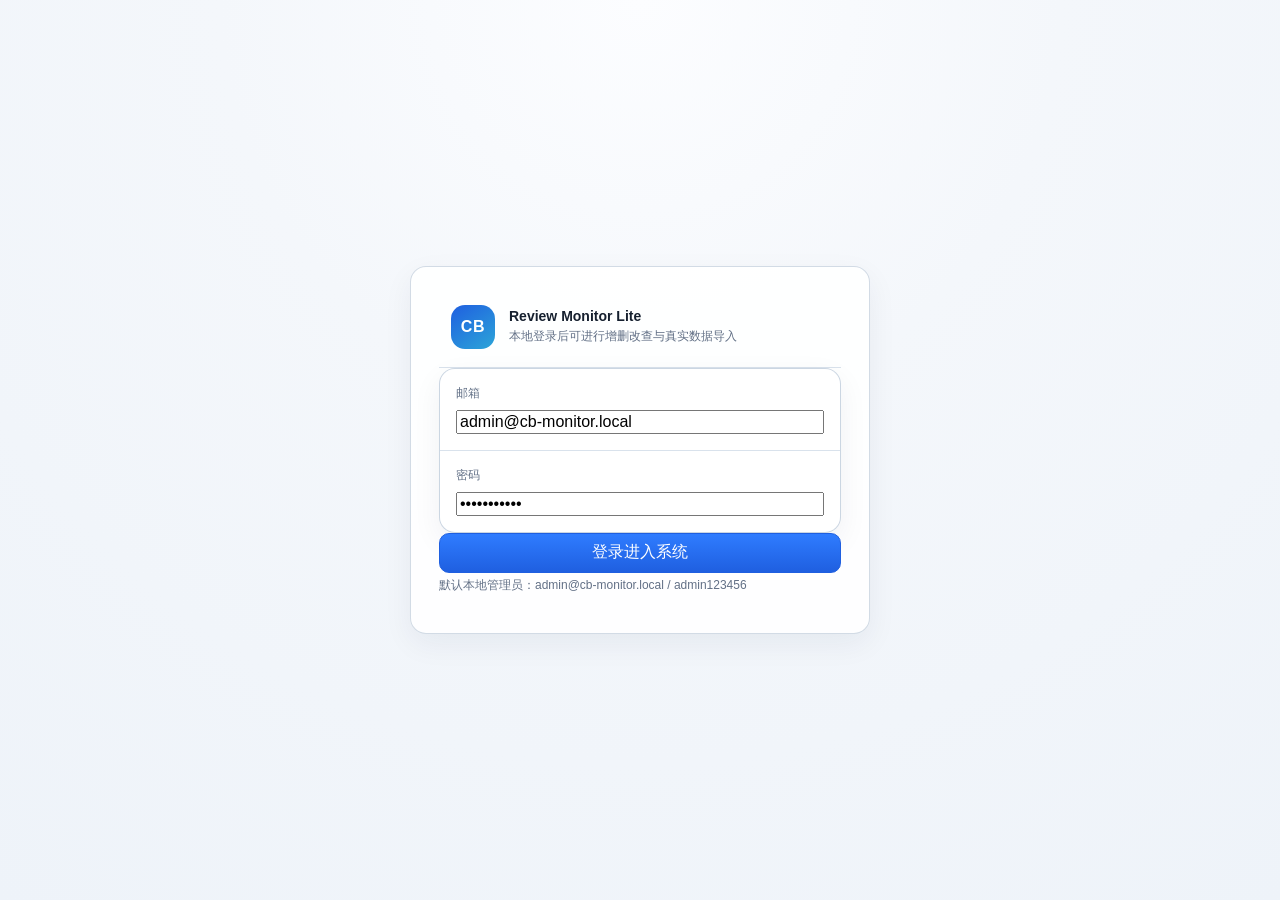
<file: prototype/products.html>
<!DOCTYPE html>
<html lang="zh-CN">
  <head>
    <meta charset="UTF-8" />
    <meta name="viewport" content="width=device-width, initial-scale=1.0" />
    <title>产品总表 | CrossBorder Store Review Monitor Lite</title>
    <link rel="stylesheet" href="./styles.css" />
  </head>
  <body data-page="products">
    <div class="app-shell">
      <aside class="sidebar">
        <div class="brand">
          <div class="brand-mark">CB</div>
          <div>
            <strong>Review Monitor Lite</strong>
            <p>跨境店铺评论监控</p>
          </div>
        </div>
        <nav class="nav">
          <a class="nav-item" href="./index.html">首页 Dashboard</a>
          <a class="nav-item" href="./stores.html">店铺管理</a>
          <a class="nav-item active" href="./products.html">产品总表</a>
          <a class="nav-item" href="./reviews.html">评论总表</a>
          <a class="nav-item" href="./comparison.html">同款多店铺评论对比</a>
          <a class="nav-item" href="./product-detail.html">产品详情</a>
          <a class="nav-item" href="./supplier-tasks.html">供应商整改任务</a>
          <a class="nav-item" href="./reports.html">报告中心</a>
          <a class="nav-item" href="./settings.html">设置</a>
          <a class="nav-item" href="./account-management.html">账号管理</a>
        </nav>
      </aside>

      <main class="main">
        <header class="topbar">
          <div>
            <h1>产品总表</h1>
            <p>一行一个产品，聚合店铺、销量、评分、购物车和整改状态</p>
          </div>
          <div class="topbar-actions">
            <button class="button ghost" id="toggle-product-columns-top">字段配置</button>
            <button class="button ghost" id="products-export-button">导出 Excel</button>
            <button class="button ghost" id="products-compare-button">批量进入对比</button>
            <button class="button ghost" id="products-bootstrap-button">导入本地真实数据</button>
            <button class="button primary" id="products-create-button">新增产品</button>
          </div>
        </header>

        <section class="filters dense">
          <div class="filter-row">
            <label>平台</label>
            <select id="products-platform-filter"><option value="">全部</option><option value="Amazon">Amazon</option><option value="Coupang">Coupang</option><option value="Naver">Naver</option></select>
          </div>
          <div class="filter-row">
            <label>站点</label>
            <select id="products-site-filter"><option value="">全部</option><option value="US">美国</option><option value="UK">英国</option><option value="DE">德国</option><option value="JP">日本</option><option value="CA">加拿大</option><option value="FR">法国</option><option value="KR">韩国</option></select>
          </div>
          <div class="filter-row">
            <label>店铺</label>
            <select id="products-store-filter"><option value="">全部店铺</option><option value="US Home Store">US Home Store</option><option value="UK Living">UK Living</option><option value="DE Ordnung">DE Ordnung</option><option value="JP Kitchen">JP Kitchen</option><option value="CA Comfort">CA Comfort</option><option value="FR Maison">FR Maison</option><option value="Coupang Seoul">Coupang Seoul</option><option value="Naver Living">Naver Living</option></select>
          </div>
          <div class="filter-row">
            <label>购物车</label>
            <select id="products-buybox-filter"><option value="">全部</option><option value="正常">正常</option><option value="异常">已丢失</option><option value="待补">待补</option></select>
          </div>
          <div class="filter-row">
            <label>整改状态</label>
            <select id="products-rectify-filter"><option value="">全部</option><option value="待反馈">待反馈</option><option value="处理中">处理中</option><option value="观察中">观察中</option><option value="已整改">已整改</option></select>
          </div>
          <div class="filter-row">
            <label>差评风险</label>
            <select id="products-risk-filter"><option value="">全部</option><option value="high">高风险</option><option value="medium">中风险</option><option value="low">低风险</option></select>
          </div>
          <div class="filter-row">
            <label>统计周期</label>
            <select id="products-period-filter"><option value="all">全部</option><option value="30d">近 30 天</option><option value="60d">近 60 天</option><option value="90d">近 90 天</option><option value="180d">近半年</option></select>
          </div>
          <div class="filter-row filter-search wide">
            <label>搜索</label>
            <input id="products-search-input" type="text" placeholder="ASIN / SKU / 标题 / 品牌 / 流量词；支持多 ASIN / SKU，逗号、中文逗号、换行或空格分隔" />
          </div>
          <button class="button" id="products-apply-button">应用筛选</button>
        </section>

        <section class="table-summary">
          <div class="summary-pill" id="products-summary-total">产品数 126</div>
          <div class="summary-pill" id="products-summary-site">美国站 34</div>
          <div class="summary-pill" id="products-summary-negative">带新增差评 18</div>
          <div class="summary-pill warn" id="products-summary-buybox">购物车丢失 6</div>
          <div class="summary-pill" id="products-summary-supplier">需供应商跟进 21</div>
          <div class="summary-pill"><a href="./templates/product-import-template.xlsx">下载产品导入模板</a></div>
        </section>

        <section class="panel">
          <div class="panel-head">
            <div>
              <h2>链接采集实验台</h2>
              <p>先预览单条真实商品链接，再一键写入产品库，适合补 Amazon / Coupang / Naver 样本</p>
            </div>
          </div>
          <div class="filters dense">
            <div class="filter-row filter-search wide">
              <label>产品链接</label>
              <input id="url-capture-input" type="text" placeholder="粘贴 Amazon / Coupang / Naver 商品链接" />
            </div>
            <div class="filter-row">
              <label>店铺名</label>
              <input id="url-capture-store" type="text" placeholder="可选" />
            </div>
            <div class="filter-row">
              <label>供应商</label>
              <input id="url-capture-supplier" type="text" placeholder="可选" />
            </div>
            <div class="filter-row">
              <label>工厂</label>
              <input id="url-capture-factory" type="text" placeholder="可选" />
            </div>
            <button class="button ghost" id="url-capture-preview-button">预览链接数据</button>
            <button class="button primary" id="url-capture-import-button">写入产品库</button>
          </div>
          <div class="table-wrap">
            <table>
              <thead>
                <tr>
                  <th>平台</th>
                  <th>站点</th>
                  <th>标题</th>
                  <th>ASIN / SKU</th>
                  <th>价格</th>
                  <th>评分</th>
                  <th>评论数</th>
                  <th>状态</th>
                  <th>备注</th>
                </tr>
              </thead>
              <tbody id="url-capture-table">
                <tr><td colspan="9" class="muted">还没有预览真实链接数据。</td></tr>
              </tbody>
            </table>
          </div>
        </section>

        <section class="panel">
          <div class="panel-head">
            <div>
              <h2>产品总表主视图</h2>
              <p>按真实产品数据结构扩展字段，并支持勾选展示字段，兼顾宽表与扫描效率</p>
            </div>
            <div class="panel-actions">
              <div class="segmented">
                <button class="active">主表</button>
                <button>销量视图</button>
                <button>评论视图</button>
              </div>
              <button class="button ghost" id="toggle-product-columns">展示字段</button>
            </div>
          </div>
          <div class="column-picker hidden" id="product-column-picker">
            <div class="column-picker-head">
              <h3>展示字段</h3>
              <span>可勾选显示，也可直接拖动调整列顺序</span>
            </div>
            <div class="column-picker-grid" id="product-column-options"></div>
          </div>
          <div class="table-wrap table-wide">
            <table>
              <thead>
                <tr id="products-table-head"></tr>
              </thead>
              <tbody id="products-table"></tbody>
            </table>
          </div>
        </section>
      </main>
    </div>
    <script src="./app.js"></script>
  </body>
</html>
</file>
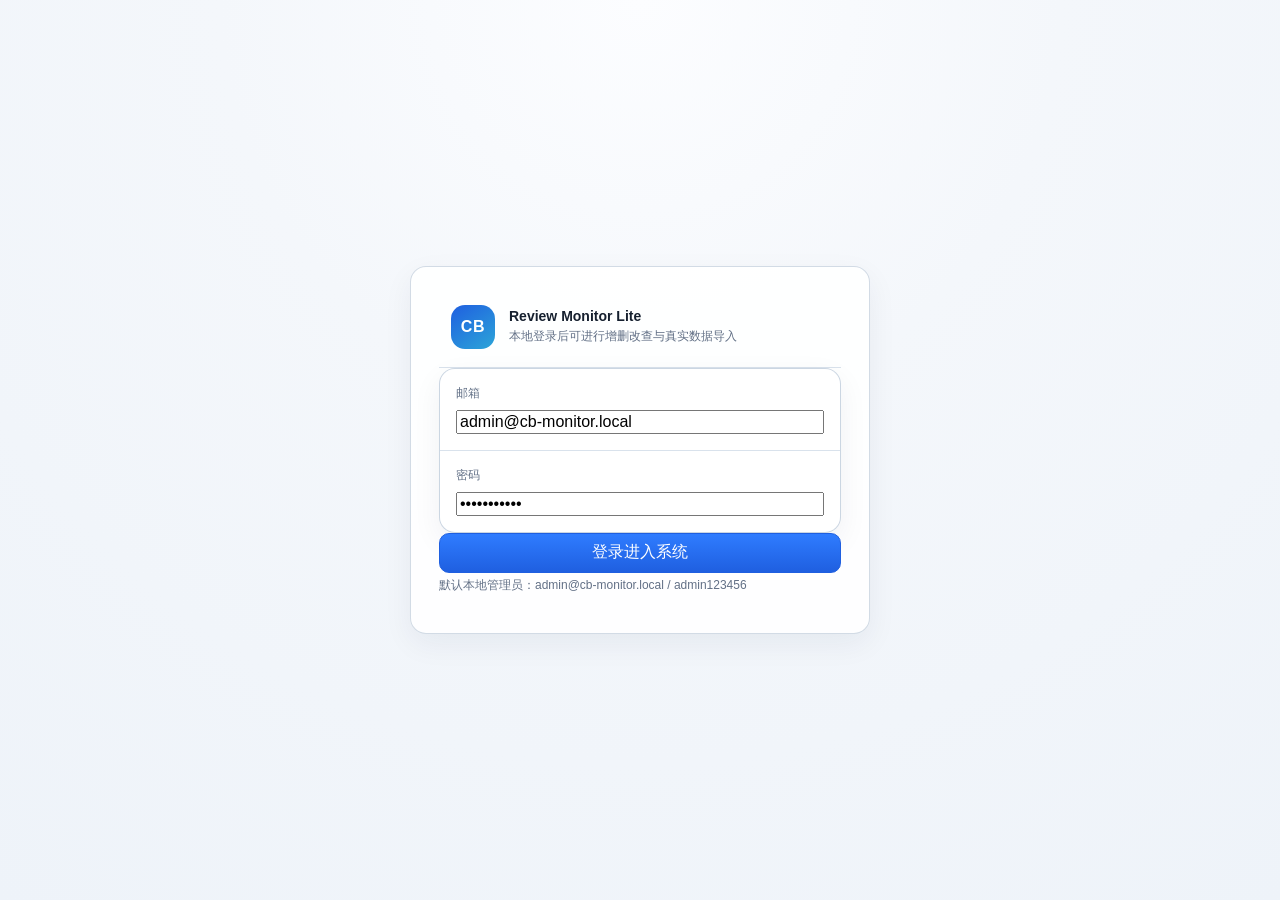
<file: prototype/reports.html>
<!DOCTYPE html>
<html lang="zh-CN">
  <head>
    <meta charset="UTF-8" />
    <meta name="viewport" content="width=device-width, initial-scale=1.0" />
    <title>报告中心 | CrossBorder Store Review Monitor Lite</title>
    <link rel="stylesheet" href="./styles.css" />
  </head>
  <body data-page="reports">
    <div class="app-shell">
      <aside class="sidebar">
        <div class="brand">
          <div class="brand-mark">CB</div>
          <div>
            <strong>Review Monitor Lite</strong>
            <p>跨境店铺评论监控</p>
          </div>
        </div>
        <nav class="nav">
          <a class="nav-item" href="./index.html">首页 Dashboard</a>
          <a class="nav-item" href="./stores.html">店铺管理</a>
          <a class="nav-item" href="./products.html">产品总表</a>
          <a class="nav-item" href="./reviews.html">评论总表</a>
          <a class="nav-item" href="./comparison.html">同款多店铺评论对比</a>
          <a class="nav-item" href="./product-detail.html">产品详情</a>
          <a class="nav-item" href="./supplier-tasks.html">供应商整改任务</a>
          <a class="nav-item active" href="./reports.html">报告中心</a>
          <a class="nav-item" href="./settings.html">设置</a>
          <a class="nav-item" href="./account-management.html">账号管理</a>
        </nav>
      </aside>

      <main class="main">
        <header class="topbar">
          <div>
            <h1>报告中心</h1>
            <p>按固定模板生成可落地的周报、对比报告和整改汇总，不做花哨空壳</p>
          </div>
          <div class="topbar-actions">
            <button class="button ghost" id="reports-refresh-button">刷新报告列表</button>
            <button class="button primary" id="reports-create-button">新建报告</button>
          </div>
        </header>

        <section class="report-grid" id="report-cards"></section>

        <section class="panel hidden-block" id="report-builder-section">
          <div class="panel-head">
            <div>
              <h2>新建报告</h2>
              <p>点击新建后再展开；一页内选好模板、覆盖站点、周期、模块和导出形式</p>
            </div>
            <div class="panel-actions">
              <button class="button ghost mini-action" id="report-builder-close-button" type="button">收起</button>
              <span class="chip success">模板化报告</span>
            </div>
          </div>
          <div class="form-grid report-builder-grid">
            <label><span>报告标题</span><input id="report-builder-title" type="text" placeholder="例如：7月第1周同款多店铺周报" /></label>
            <label><span>报告类型</span><select id="report-builder-type"><option value="产品评论分析">产品评论分析</option><option value="同款多店铺对比">同款多店铺对比</option><option value="差评原因统计">差评原因统计</option><option value="供应商整改建议">供应商整改建议</option></select></label>
            <label class="full"><span>覆盖站点</span><div class="checkbox-grid" id="report-builder-scopes">
              <label><input type="checkbox" value="US" checked /> 美国</label>
              <label><input type="checkbox" value="UK" checked /> 英国</label>
              <label><input type="checkbox" value="DE" checked /> 德国</label>
              <label><input type="checkbox" value="JP" checked /> 日本</label>
              <label><input type="checkbox" value="CA" checked /> 加拿大</label>
              <label><input type="checkbox" value="FR" checked /> 法国</label>
              <label><input type="checkbox" value="KR" checked /> 韩国</label>
            </div></label>
            <label><span>统计周期</span><select id="report-builder-period"><option value="30d">近30天</option><option value="60d">近60天</option><option value="90d">近90天</option><option value="180d">近半年</option><option value="365d">近一年</option></select></label>
            <label><span>补充说明</span><input id="report-builder-scope" type="text" placeholder="例如：只看宠物喂食器 / 重点关注北美差评" /></label>
            <label class="full"><span>勾选模块</span><div class="checkbox-grid" id="report-builder-modules">
              <label><input type="checkbox" value="summary" checked /> 摘要结论</label>
              <label><input type="checkbox" value="product_table" checked /> 产品表格</label>
              <label><input type="checkbox" value="review_table" checked /> 评论表格</label>
              <label><input type="checkbox" value="comparison_table" checked /> 多店铺对比表</label>
              <label><input type="checkbox" value="issue_chart" checked /> 问题分类统计</label>
              <label><input type="checkbox" value="supplier_tasks" checked /> 整改任务跟进</label>
            </div></label>
            <label class="full"><span>导出格式</span><div class="checkbox-grid" id="report-builder-formats">
              <label><input type="checkbox" value="markdown" checked /> Markdown</label>
              <label><input type="checkbox" value="table" checked /> 表格明细</label>
              <label><input type="checkbox" value="excel" /> Excel 导出</label>
            </div></label>
          </div>
          <div class="topbar-actions section-actions">
            <button class="button ghost" id="report-builder-preview-button" type="button">预览报告结构</button>
            <button class="button primary" id="report-builder-create-button" type="button">生成报告</button>
          </div>
          <div class="table-wrap">
            <table>
              <thead>
                <tr>
                  <th>模块</th>
                  <th>内容预览</th>
                  <th>输出形式</th>
                </tr>
              </thead>
              <tbody id="report-builder-preview"></tbody>
            </table>
          </div>
        </section>

        <section class="panel">
          <div class="panel-head">
            <div>
              <h2>历史报告</h2>
              <p>生成后可查看 Markdown 正文，也可导出对应表格明细</p>
            </div>
            <div class="segmented">
              <button class="active" data-report-filter="all">全部</button>
              <button data-report-filter="产品评论分析">产品</button>
              <button data-report-filter="同款多店铺对比">对比</button>
              <button data-report-filter="供应商整改建议">供应商</button>
            </div>
          </div>
          <div class="table-wrap">
            <table>
              <thead>
                <tr>
                  <th>报告名称</th>
                  <th>类型</th>
                  <th>覆盖范围</th>
                  <th>生成时间</th>
                  <th>状态</th>
                  <th>导出</th>
                </tr>
              </thead>
              <tbody id="reports-table"></tbody>
            </table>
          </div>
        </section>
      </main>
    </div>
    <script src="./app.js"></script>
  </body>
</html>
</file>
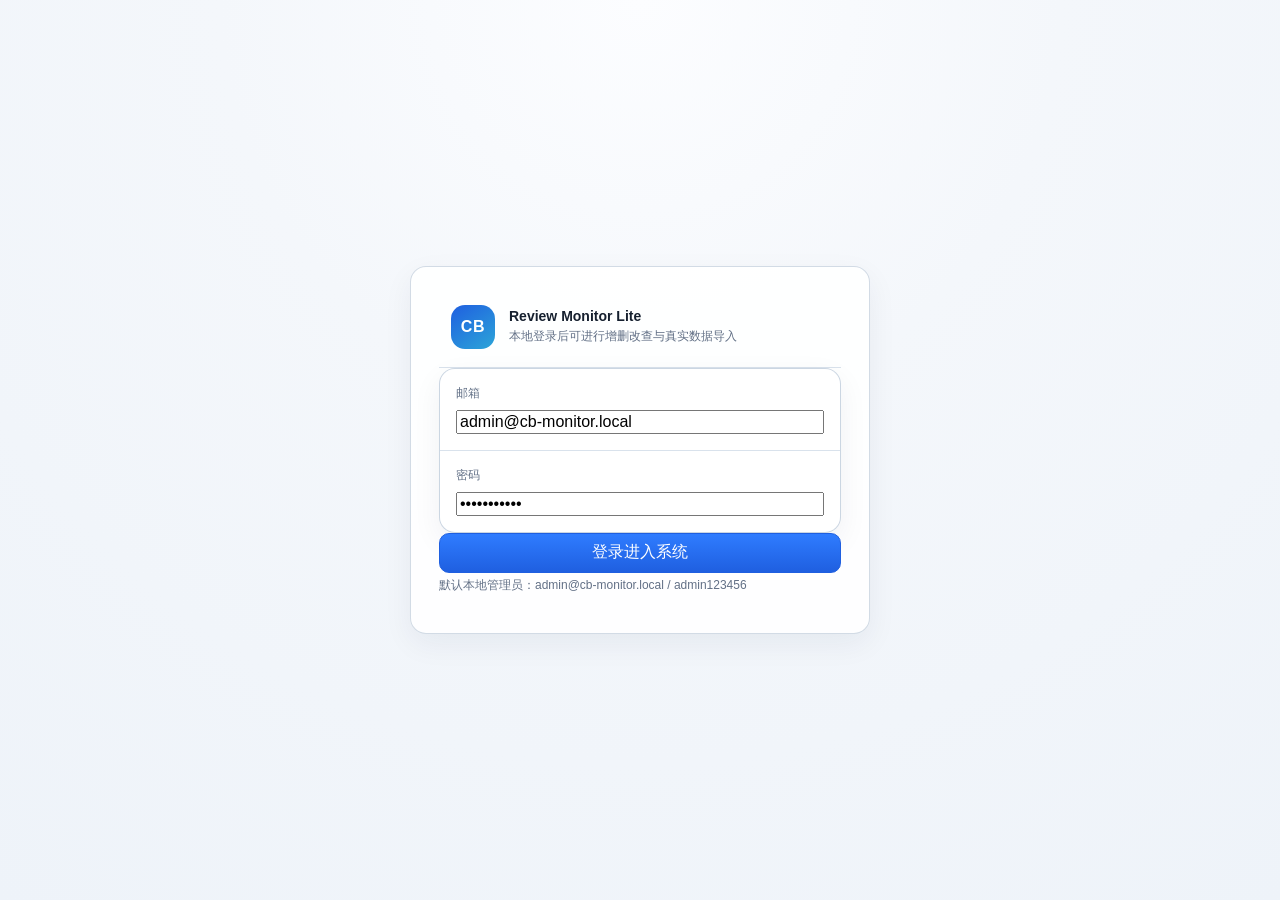
<file: prototype/reviews.html>
<!DOCTYPE html>
<html lang="zh-CN">
  <head>
    <meta charset="UTF-8" />
    <meta name="viewport" content="width=device-width, initial-scale=1.0" />
    <title>评论总表 | CrossBorder Store Review Monitor Lite</title>
    <link rel="stylesheet" href="./styles.css" />
  </head>
  <body data-page="reviews">
    <div class="app-shell">
      <aside class="sidebar">
        <div class="brand">
          <div class="brand-mark">CB</div>
          <div>
            <strong>Review Monitor Lite</strong>
            <p>跨境店铺评论监控</p>
          </div>
        </div>
        <nav class="nav">
          <a class="nav-item" href="./index.html">首页 Dashboard</a>
          <a class="nav-item" href="./stores.html">店铺管理</a>
          <a class="nav-item" href="./products.html">产品总表</a>
          <a class="nav-item active" href="./reviews.html">评论总表</a>
          <a class="nav-item" href="./comparison.html">同款多店铺评论对比</a>
          <a class="nav-item" href="./product-detail.html">产品详情</a>
          <a class="nav-item" href="./supplier-tasks.html">供应商整改任务</a>
          <a class="nav-item" href="./reports.html">报告中心</a>
          <a class="nav-item" href="./settings.html">设置</a>
          <a class="nav-item" href="./account-management.html">账号管理</a>
        </nav>
      </aside>

      <main class="main">
        <header class="topbar">
          <div>
            <h1>评论总表</h1>
            <p>展示 1~5 星全部评论，支持图片、内容、站点、问题分类与供应商反馈状态筛选</p>
          </div>
          <div class="topbar-actions">
            <button class="button ghost" id="reviews-capture-queue-button">本机采集队列</button>
            <button class="button ghost" id="reviews-import-button">导入评论文件</button>
            <input id="reviews-import-file" type="file" accept=".xlsx,.xls" multiple hidden />
            <button class="button ghost" id="reviews-batch-issue-button">批量标记问题分类</button>
            <button class="button ghost" id="reviews-export-button">导出筛选结果</button>
            <button class="button ghost" id="reviews-generate-tasks-button">生成整改任务</button>
          </div>
        </header>

        <section class="filters dense reviews-filters">
          <div class="filter-row">
            <label>平台</label>
            <select id="reviews-platform-filter"><option value="">全部平台</option><option value="Amazon">Amazon</option><option value="Coupang">Coupang</option><option value="Naver">Naver</option></select>
          </div>
          <div class="filter-row">
            <label>站点</label>
            <select id="reviews-site-filter"><option value="">全部站点</option><option value="US">美国</option><option value="UK">英国</option><option value="DE">德国</option><option value="JP">日本</option><option value="CA">加拿大</option><option value="FR">法国</option><option value="KR">韩国</option></select>
          </div>
          <div class="filter-row">
            <label>店铺</label>
            <select id="reviews-store-filter"><option value="">全部店铺</option><option value="US Home Store">US Home Store</option><option value="UK Living">UK Living</option><option value="DE Ordnung">DE Ordnung</option><option value="JP Kitchen">JP Kitchen</option><option value="CA Comfort">CA Comfort</option><option value="FR Maison">FR Maison</option><option value="Coupang Seoul">Coupang Seoul</option><option value="Naver Living">Naver Living</option></select>
          </div>
          <div class="filter-row">
            <label>星级</label>
            <select id="reviews-stars-filter"><option value="">1~5 星全部</option><option value="1-2">仅 1~2 星</option><option value="3">仅 3 星</option><option value="4-5">仅 4~5 星</option></select>
          </div>
          <div class="filter-row">
            <label>带图</label>
            <select id="reviews-media-filter"><option value="">全部</option><option value="with-media">带图评论</option><option value="without-media">无图评论</option></select>
          </div>
          <div class="filter-row">
            <label>问题分类</label>
            <select id="reviews-issue-filter"><option value="">全部分类</option><option value="尺寸问题">尺寸问题</option><option value="质量问题">质量问题</option><option value="包装破损">包装破损</option><option value="描述不符">描述不符</option><option value="使用效果差">使用效果差</option><option value="掉色">掉色</option><option value="异味">异味</option></select>
          </div>
          <div class="filter-row">
            <label>供应商反馈</label>
            <select id="reviews-feedback-filter"><option value="">全部</option><option value="已反馈">已反馈</option><option value="未反馈">未反馈</option></select>
          </div>
          <div class="filter-row">
            <label>统计周期</label>
            <select id="reviews-period-filter"><option value="all">全部</option><option value="30d">近 30 天</option><option value="60d">近 60 天</option><option value="90d">近 90 天</option><option value="180d">近半年</option></select>
          </div>
          <div class="filter-row filter-search wide">
            <label>搜索</label>
            <input id="reviews-search-input" type="text" placeholder="评论内容 / 评论人 / ASIN / SKU / 标题；支持多 ASIN / SKU，逗号、中文逗号、换行或空格分隔" />
          </div>
          <button class="button" id="reviews-apply-button">查询</button>
        </section>

        <section class="panel hidden-block" id="reviews-capture-queue-panel">
          <div class="panel-head">
            <div>
              <h2>本机评论采集队列</h2>
              <p>批量粘贴 Amazon 产品链接或 ASIN。系统仅排队和核验导入结果；需在本机已登录的 Chrome + 卖家精灵环境完成评论下载。</p>
            </div>
            <button class="button ghost" id="reviews-capture-queue-close">收起</button>
          </div>
          <div class="form-grid">
            <label class="form-field wide">产品链接 / ASIN（每行一个，或用逗号分隔）
              <textarea id="reviews-capture-entries" rows="4" placeholder="https://www.amazon.ca/dp/B0CHJ55J9G&#10;B0XXXXXXXX"></textarea>
            </label>
            <label class="form-field">站点兜底（纯 ASIN 时必选）
              <select id="reviews-capture-site"><option value="">由链接自动识别</option><option value="US">美国</option><option value="CA">加拿大</option><option value="UK">英国</option><option value="DE">德国</option><option value="FR">法国</option><option value="JP">日本</option></select>
            </label>
            <label class="form-field">店铺（可选）<input id="reviews-capture-store" placeholder="用于后续店铺归属" /></label>
          </div>
          <div class="topbar-actions"><button class="button" id="reviews-capture-submit">加入待采集队列</button><span class="cell-sub" id="reviews-capture-status"></span></div>
          <div class="table-wrap compact-table"><table><thead><tr><th>ASIN</th><th>站点</th><th>状态</th><th>已入库评论</th><th>来源文件</th><th>更新时间</th></tr></thead><tbody id="reviews-capture-jobs"></tbody></table></div>
        </section>

        <section class="table-summary">
          <div class="summary-pill" id="reviews-summary-total">评论总数 3,482</div>
          <div class="summary-pill" id="reviews-summary-negative">1~2 星 214</div>
          <div class="summary-pill" id="reviews-summary-media">带图评论 592</div>
          <div class="summary-pill warn" id="reviews-summary-feedback">未反馈供应商 67</div>
          <div class="summary-pill" id="reviews-summary-new">新增评论 145</div>
          <div class="summary-pill"><a href="./templates/review-import-template.xlsx">下载评论导入模板</a></div>
        </section>

        <section class="panel">
          <div class="panel-head">
            <div>
              <h2>评论总表主视图</h2>
              <p>重点原型页面，突出筛选效率、图片缩略图、评论正文和供应商闭环字段；视频仅保留封面图和原评论链接</p>
            </div>
            <div class="segmented">
              <button data-review-view="timeline">时间流</button>
              <button class="active" data-review-view="product">按产品聚合</button>
              <button data-review-view="negative">差评视图</button>
            </div>
          </div>
          <div class="table-wrap table-wide review-master">
            <table>
              <thead>
                <tr>
                  <th data-sort="id">评论</th>
                  <th data-sort="product">产品 / 店铺</th>
                  <th data-sort="site">站点 / 平台</th>
                  <th data-sort="stars">星级</th>
                  <th data-sort="hasImage">评论图片</th>
                  <th data-sort="content">评论内容</th>
                  <th>产品链接</th>
                  <th data-sort="source">数据来源</th>
                  <th data-sort="issue">问题分类</th>
                  <th data-sort="mood">情绪</th>
                  <th data-sort="feedback">是否反馈供应商</th>
                  <th data-sort="rectify">整改状态</th>
                  <th>操作</th>
                </tr>
              </thead>
              <tbody id="reviews-table"></tbody>
            </table>
          </div>
          <div class="table-pagination" id="reviews-pagination" aria-live="polite"></div>
        </section>
      </main>
    </div>
    <script src="./app.js"></script>
  </body>
</html>
</file>
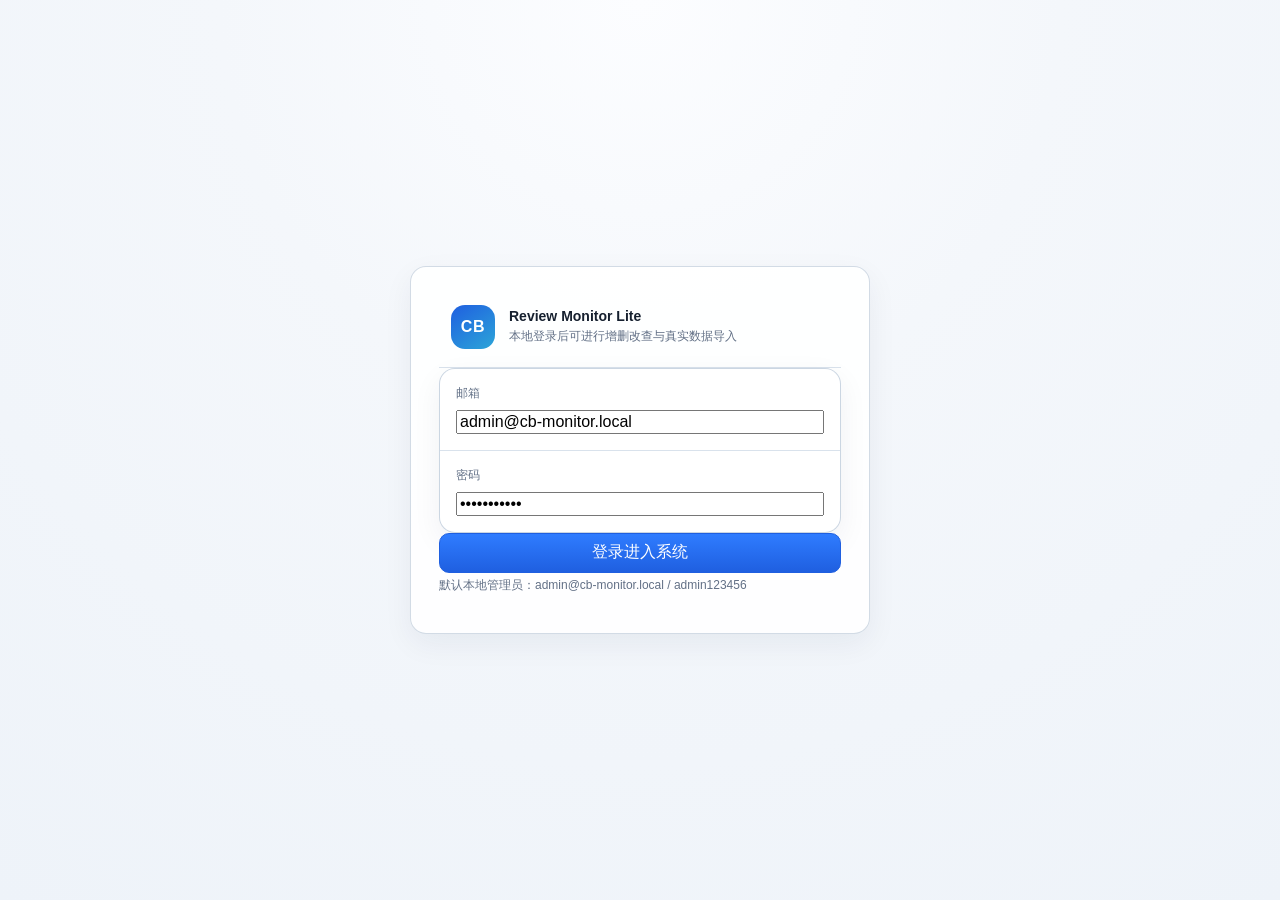
<file: prototype/settings.html>
<!DOCTYPE html>
<html lang="zh-CN">
  <head>
    <meta charset="UTF-8" />
    <meta name="viewport" content="width=device-width, initial-scale=1.0" />
    <title>设置 | CrossBorder Store Review Monitor Lite</title>
    <link rel="stylesheet" href="./styles.css" />
  </head>
  <body data-page="settings">
    <div class="app-shell">
      <aside class="sidebar">
        <div class="brand">
          <div class="brand-mark">CB</div>
          <div>
            <strong>Review Monitor Lite</strong>
            <p>跨境店铺评论监控</p>
          </div>
        </div>
        <nav class="nav">
          <a class="nav-item" href="./index.html">首页 Dashboard</a>
          <a class="nav-item" href="./stores.html">店铺管理</a>
          <a class="nav-item" href="./products.html">产品总表</a>
          <a class="nav-item" href="./reviews.html">评论总表</a>
          <a class="nav-item" href="./comparison.html">同款多店铺评论对比</a>
          <a class="nav-item" href="./product-detail.html">产品详情</a>
          <a class="nav-item" href="./supplier-tasks.html">供应商整改任务</a>
          <a class="nav-item" href="./reports.html">报告中心</a>
          <a class="nav-item active" href="./settings.html">设置</a>
          <a class="nav-item" href="./account-management.html">账号管理</a>
        </nav>
      </aside>

      <main class="main">
        <header class="topbar">
          <div>
            <h1>设置</h1>
            <p>预留本地路径、字段映射、汇率、账号与云部署相关配置入口</p>
          </div>
          <div class="topbar-actions">
            <button class="button ghost">恢复默认</button>
            <button class="button primary">保存设置</button>
          </div>
        </header>

        <section class="two-col">
          <div class="panel">
            <div class="panel-head compact">
              <h2>基础配置</h2>
              <span class="chip neutral">V1 本地优先</span>
            </div>
            <div class="form-grid">
              <label><span>默认数据目录</span><input type="text" value="/Users/demo/CrossBorderMonitor/data" /></label>
              <label><span>导出目录</span><input type="text" value="/Users/demo/CrossBorderMonitor/export" /></label>
              <label><span>默认汇率 USD/CNY</span><input type="text" value="7.16" /></label>
              <label><span>默认汇率 JPY/CNY</span><input type="text" value="0.048" /></label>
              <label><span>默认报告模板</span><select><option>标准评论分析模板</option></select></label>
              <label><span>评论图片缓存策略</span><select><option>仅保存缩略图路径</option></select></label>
            </div>
          </div>

          <div class="panel">
            <div class="panel-head compact">
              <h2>字段映射与预留能力</h2>
              <span class="chip success">云部署预留</span>
            </div>
            <div class="setting-list">
              <div><strong>产品导入字段映射</strong><span>ASIN / SKU / 标题 / 价格 / 评分 / 评论数</span></div>
              <div><strong>评论导入字段映射</strong><span>评论ID / 星级 / 时间 / 内容 / 图片 / 问题分类</span></div>
              <div><strong>账号系统占位</strong><span>users / roles / auth middleware / login page</span></div>
              <div><strong>操作日志占位</strong><span>新增、导入、导出、批量整改操作日志</span></div>
              <div><strong>日本 / 韩国导入提示</strong><span>V1 手动导入优先，V2 再做低频同步</span></div>
            </div>
          </div>
        </section>

        <section class="panel">
          <div class="panel-head">
            <div>
              <h2>登录页 / 角色权限预留</h2>
              <p>本轮不做后端，只做占位，方便后续扩展</p>
            </div>
            <span class="chip warn">原型占位</span>
          </div>
          <div class="placeholder-auth">
            <div class="auth-card">
              <h3>Login Placeholder</h3>
              <input type="text" placeholder="邮箱 / 用户名" />
              <input type="password" placeholder="密码" />
              <button class="button primary full">登录</button>
              <p>V1 本地版默认免登录，云部署后启用。</p>
            </div>
          </div>
        </section>

        <section class="panel">
          <div class="panel-head">
            <div>
              <h2>导入模板下载</h2>
              <p>后续动态版可直接从系统下载 Excel 模板，再导入数据</p>
            </div>
            <span class="chip neutral">模板占位</span>
          </div>
          <div class="compare-pool">
            <a class="button ghost" href="./templates/product-import-template.xlsx">产品导入模板</a>
            <a class="button ghost" href="./templates/review-import-template.xlsx">评论导入模板</a>
            <a class="button ghost" href="./templates/supplier-task-template.xlsx">整改任务模板</a>
          </div>
        </section>

        <section class="panel" id="issue-taxonomy-panel">
          <div class="panel-head">
            <div>
              <h2>问题分类管理</h2>
              <p>Dashboard 的 TOP5、评论总表筛选、整改任务归因都共用这套分类；支持本地维护</p>
            </div>
            <span class="chip warn">本地可维护</span>
          </div>
          <div class="taxonomy-toolbar">
            <input id="issue-taxonomy-input" type="text" placeholder="新增问题分类，例如：材质问题 / 安装困难" />
            <button class="button primary" id="issue-taxonomy-add" type="button">新增分类</button>
            <button class="button ghost" id="issue-taxonomy-reset" type="button">恢复默认</button>
          </div>
          <div class="taxonomy-list" id="issue-taxonomy-list"></div>
        </section>

        <section class="two-col">
          <div class="panel">
            <div class="panel-head">
              <div>
                <h2>定时任务管理</h2>
                <p>最低配云服务器建议轻量运行，默认每天早上 06:00 触发一次</p>
              </div>
              <span class="chip success">低频调度</span>
            </div>
            <div class="setting-list">
              <div><strong>默认任务</strong><span id="schedule-default-times">06:00 自动更新产品、趋势、报告缓存</span></div>
              <div><strong>可自定义时间点</strong><span id="schedule-max-times">最多 3 个，建议只加重点时段，不做高频轮询</span></div>
              <div><strong>手动更新</strong><span>支持按产品 / 评论 / 对比缓存单独触发</span></div>
              <div><strong>服务器建议</strong><span>2C2G 最低配只适合低频任务，不建议高频抓取</span></div>
            </div>
            <div class="compare-pool">
              <button class="button ghost" data-refresh-target="products">手动更新产品</button>
              <button class="button ghost" data-refresh-target="reviews">手动更新评论</button>
              <button class="button ghost" data-refresh-target="comparison">手动更新对比缓存</button>
            </div>
            <p class="cell-sub" id="manual-refresh-status">当前未触发手动更新。</p>
          </div>

          <div class="panel">
            <div class="panel-head">
              <div>
                <h2>韩国站人工采集策略</h2>
                <p>Coupang / Naver 在没有卖家 API 账号前，先作为手动采集源处理</p>
              </div>
              <span class="chip warn">手动优先</span>
            </div>
            <div class="setting-list">
              <div><strong>数据来源</strong><span>人工采集 / 手动导入 / 页面校验</span></div>
              <div><strong>推荐频次</strong><span>每周 1~2 次，或新品 / 重点品单独更新</span></div>
              <div><strong>视频证据</strong><span>只保留封面图和原评论链接，不保存原视频</span></div>
              <div><strong>主档优先级</strong><span>先把产品标题、链接、价格、评分、评论数录入完整</span></div>
            </div>
          </div>
        </section>

        <section class="two-col">
          <div class="panel">
            <div class="panel-head">
              <div>
                <h2>数据接入能力面板</h2>
                <p>直接标清哪些站点适合自动、哪些只能手动，避免后续误判</p>
              </div>
              <span class="chip warn">先保准确性</span>
            </div>
            <div class="table-wrap">
              <table>
                <thead>
                  <tr>
                    <th>平台</th>
                    <th>覆盖范围</th>
                    <th>产品数据</th>
                    <th>评论数据</th>
                    <th>自动化等级</th>
                  </tr>
                </thead>
                <tbody id="source-capabilities-table"></tbody>
              </table>
            </div>
          </div>

          <div class="panel">
            <div class="panel-head">
              <div>
                <h2>云部署最低配建议</h2>
                <p>按最低成本、够用优先的思路，为明后天部署做准备</p>
              </div>
              <span class="chip success">可落地</span>
            </div>
            <div class="setting-list" id="deployment-profile">
              <div><strong>适用规模</strong><span>个人 / 2~5 人小团队</span></div>
              <div><strong>服务器</strong><span>2核2G 即可</span></div>
              <div><strong>运行栈</strong><span>FastAPI / SQLite / Nginx / systemd</span></div>
              <div><strong>证书</strong><span>Let's Encrypt 免费证书</span></div>
              <div><strong>图片策略</strong><span>缩略图优先，视频只留封面图和链接</span></div>
            </div>
          </div>
        </section>
      </main>
    </div>
    <script src="./app.js"></script>
  </body>
</html>
</file>
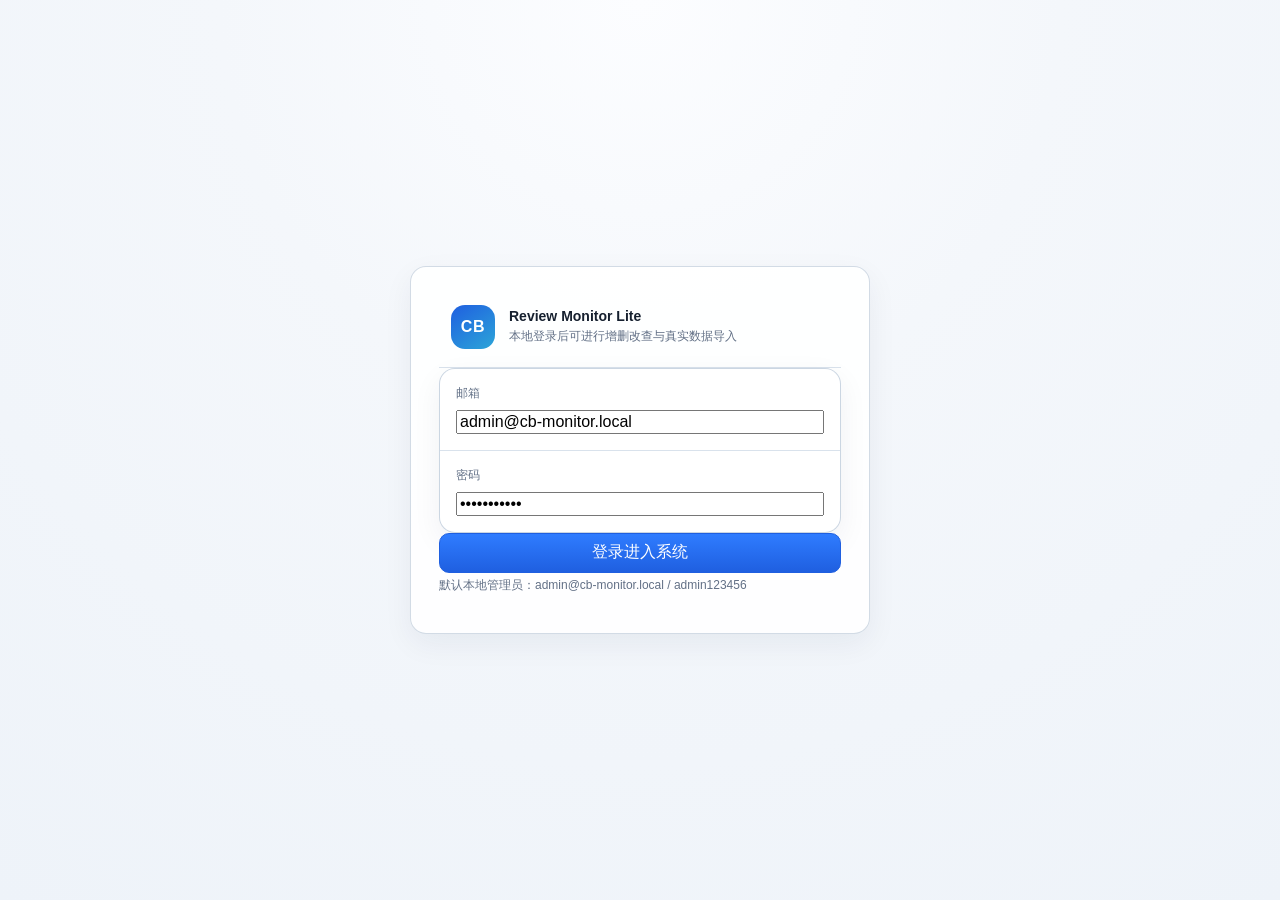
<file: prototype/stores.html>
<!DOCTYPE html>
<html lang="zh-CN">
  <head>
    <meta charset="UTF-8" />
    <meta name="viewport" content="width=device-width, initial-scale=1.0" />
    <title>店铺管理 | CrossBorder Store Review Monitor Lite</title>
    <link rel="stylesheet" href="./styles.css" />
  </head>
  <body data-page="stores">
    <div class="app-shell">
      <aside class="sidebar">
        <div class="brand">
          <div class="brand-mark">CB</div>
          <div>
            <strong>Review Monitor Lite</strong>
            <p>跨境店铺评论监控</p>
          </div>
        </div>
        <nav class="nav">
          <a class="nav-item" href="./index.html">首页 Dashboard</a>
          <a class="nav-item active" href="./stores.html">店铺管理</a>
          <a class="nav-item" href="./products.html">产品总表</a>
          <a class="nav-item" href="./reviews.html">评论总表</a>
          <a class="nav-item" href="./comparison.html">同款多店铺评论对比</a>
          <a class="nav-item" href="./product-detail.html">产品详情</a>
          <a class="nav-item" href="./supplier-tasks.html">供应商整改任务</a>
          <a class="nav-item" href="./reports.html">报告中心</a>
          <a class="nav-item" href="./settings.html">设置</a>
          <a class="nav-item" href="./account-management.html">账号管理</a>
        </nav>
      </aside>

      <main class="main">
        <header class="topbar">
          <div>
            <h1>店铺管理</h1>
            <p>维护 Amazon / Coupang / Naver 多站点店铺信息，预留导入导出操作位</p>
          </div>
          <div class="topbar-actions">
            <button class="button ghost" id="stores-import-button">导入店铺主档</button>
            <button class="button primary" id="stores-create-button">新增店铺</button>
          </div>
        </header>

        <section class="filters">
          <div class="filter-row">
            <label>平台</label>
            <select id="stores-platform-filter">
              <option value="">全部平台</option>
              <option value="Amazon">Amazon</option>
              <option value="Coupang">Coupang</option>
              <option value="Naver">Naver</option>
            </select>
          </div>
          <div class="filter-row">
            <label>状态</label>
            <select id="stores-status-filter">
              <option value="">全部状态</option>
              <option value="active">启用</option>
              <option value="paused">暂停</option>
            </select>
          </div>
          <div class="filter-row filter-search">
            <label>搜索</label>
            <input id="stores-search-input" type="text" placeholder="店铺名 / 国家 / Seller ID" />
          </div>
          <button class="button" id="stores-apply-button">筛选</button>
        </section>

        <section class="panel">
          <div class="panel-head">
            <div>
              <h2>店铺列表</h2>
              <p>静态原型展示字段密度、状态标签和操作位</p>
            </div>
            <div class="segmented">
              <button class="active">表格视图</button>
              <button>分组视图</button>
            </div>
          </div>
          <div class="table-wrap">
            <table>
              <thead>
                <tr>
                  <th>店铺</th>
                  <th>平台</th>
                  <th>站点</th>
                  <th>Seller ID</th>
                  <th>产品数</th>
                  <th>近30天评论</th>
                  <th>评分</th>
                  <th>状态</th>
                  <th>最后同步</th>
                  <th>操作</th>
                </tr>
              </thead>
              <tbody id="stores-table"></tbody>
            </table>
          </div>
        </section>
      </main>
    </div>
    <script src="./app.js"></script>
  </body>
</html>
</file>
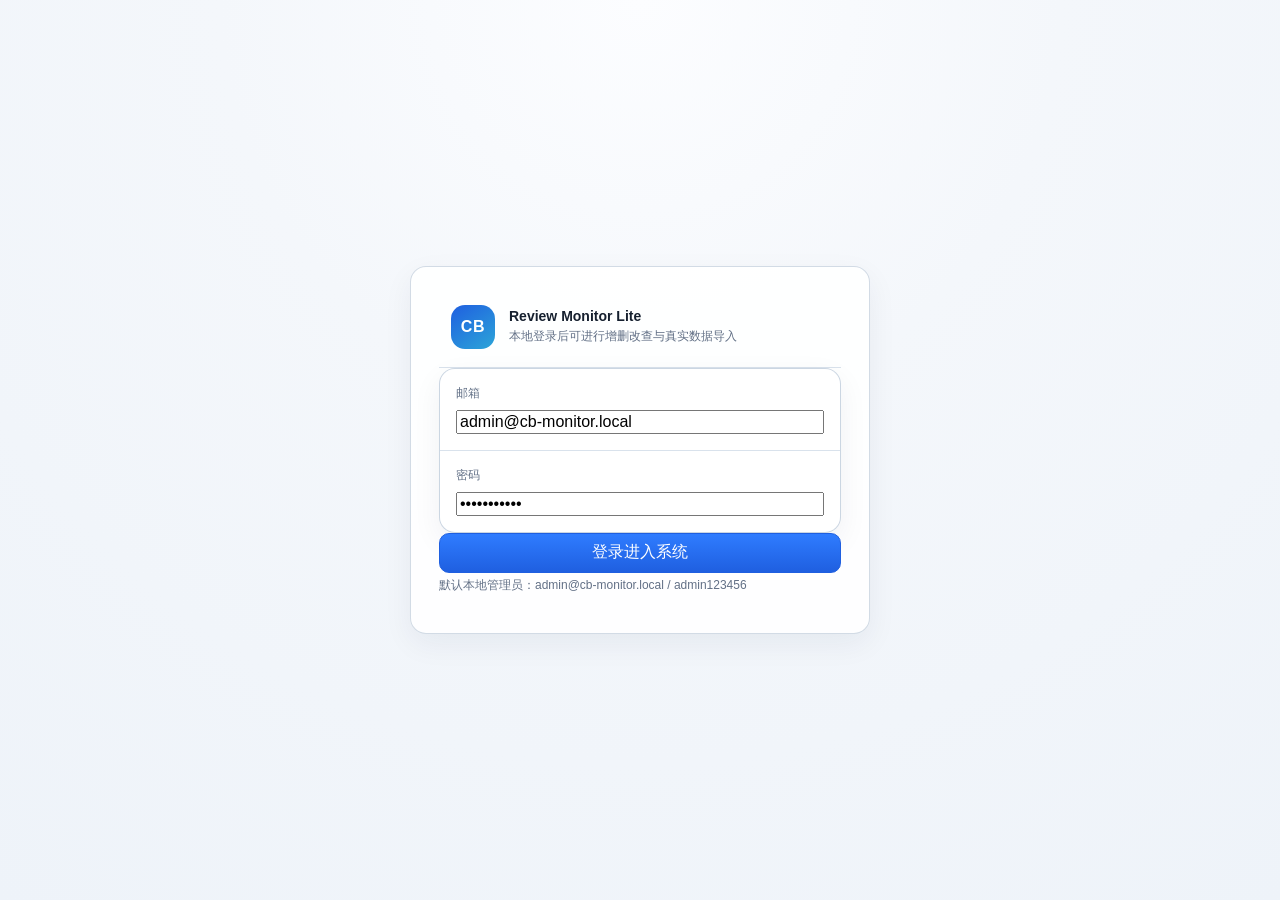
<file: prototype/supplier-tasks.html>
<!DOCTYPE html>
<html lang="zh-CN">
  <head>
    <meta charset="UTF-8" />
    <meta name="viewport" content="width=device-width, initial-scale=1.0" />
    <title>供应商整改任务 | CrossBorder Store Review Monitor Lite</title>
    <link rel="stylesheet" href="./styles.css" />
  </head>
  <body data-page="supplier-tasks">
    <div class="app-shell">
      <aside class="sidebar">
        <div class="brand">
          <div class="brand-mark">CB</div>
          <div>
            <strong>Review Monitor Lite</strong>
            <p>跨境店铺评论监控</p>
          </div>
        </div>
        <nav class="nav">
          <a class="nav-item" href="./index.html">首页 Dashboard</a>
          <a class="nav-item" href="./stores.html">店铺管理</a>
          <a class="nav-item" href="./products.html">产品总表</a>
          <a class="nav-item" href="./reviews.html">评论总表</a>
          <a class="nav-item" href="./comparison.html">同款多店铺评论对比</a>
          <a class="nav-item" href="./product-detail.html">产品详情</a>
          <a class="nav-item active" href="./supplier-tasks.html">供应商整改任务</a>
          <a class="nav-item" href="./reports.html">报告中心</a>
          <a class="nav-item" href="./settings.html">设置</a>
          <a class="nav-item" href="./account-management.html">账号管理</a>
        </nav>
      </aside>

      <main class="main">
        <header class="topbar">
          <div>
            <h1>供应商整改任务</h1>
            <p>从评论批量生成问题任务，跟踪待反馈、处理中、已整改、观察中状态</p>
          </div>
          <div class="topbar-actions">
            <a class="button ghost" href="./templates/supplier-task-template.xlsx" download>下载供应商模板</a>
            <button class="button ghost" id="tasks-import-button">导入整改表</button>
            <input id="tasks-import-file" type="file" accept=".xlsx,.xls" hidden />
            <button class="button ghost" id="tasks-export-button">导出整改表</button>
            <button class="button ghost" id="tasks-generate-button">从差评生成任务</button>
            <button class="button primary" id="tasks-create-button">新建整改任务</button>
          </div>
        </header>

        <section class="kanban-summary" id="tasks-summary"></section>

        <section class="filters dense">
          <div class="filter-row filter-search wide">
            <label>任务搜索</label>
            <input id="tasks-search-input" type="text" placeholder="任务编号 / ASIN / 产品标题 / 供应商 / 问题类型" />
          </div>
          <button class="button" id="tasks-apply-button">筛选</button>
        </section>

        <section class="kanban" id="task-board"></section>

        <section class="panel">
          <div class="panel-head">
            <div>
              <h2>任务总表</h2>
              <p>适合导出给供应商或作为内部跟踪清单</p>
            </div>
            <span class="chip success">支持从评论批量生成</span>
          </div>
          <div class="table-wrap">
            <table>
              <thead>
                <tr>
                  <th>任务ID</th>
                  <th>产品</th>
                  <th>供应商</th>
                  <th>问题类型</th>
                  <th>证据摘要</th>
                  <th>建议方案</th>
                  <th>实际整改</th>
                  <th>优先级</th>
                  <th>状态</th>
                  <th>截止时间</th>
                  <th>操作</th>
                </tr>
              </thead>
              <tbody id="tasks-table"></tbody>
            </table>
          </div>
        </section>
      </main>
    </div>
    <script src="./app.js"></script>
  </body>
</html>
</file>
<file: prototype/styles.css>
:root {
  --bg: #f4f7fb;
  --panel: #ffffff;
  --panel-alt: #f8fafc;
  --line: #d9e2ec;
  --line-strong: #c7d2df;
  --text: #16202f;
  --muted: #627086;
  --blue: #2b6ff2;
  --blue-soft: #e8f0ff;
  --teal: #178c8c;
  --amber: #b97911;
  --amber-soft: #fff6e5;
  --red: #c24b4b;
  --red-soft: #ffecec;
  --green: #277a53;
  --green-soft: #eaf8f1;
  --shadow: 0 10px 30px rgba(19, 36, 64, 0.06);
  --radius: 16px;
  --radius-sm: 10px;
  --sidebar-width: 248px;
  --font: "Segoe UI", "PingFang SC", "Hiragino Sans GB", "Microsoft YaHei", sans-serif;
}

* {
  box-sizing: border-box;
}

body {
  margin: 0;
  font-family: var(--font);
  background: radial-gradient(circle at top, #fcfdff 0, #f4f7fb 38%, #eef3f9 100%);
  color: var(--text);
}

.login-shell {
  min-height: 100vh;
  display: grid;
  place-items: center;
  padding: 24px;
}

.login-card {
  width: min(460px, 100%);
  padding: 28px;
  background: rgba(255, 255, 255, 0.9);
  border: 1px solid rgba(199, 210, 223, 0.8);
  border-radius: var(--radius);
  box-shadow: var(--shadow);
}

.brand-login {
  border-bottom: none;
  padding: 0 0 18px;
}

.form-grid.single {
  grid-template-columns: 1fr;
}

.form-grid.report-builder-grid {
  margin: 0 18px 18px;
}

.checkbox-grid {
  display: flex;
  flex-wrap: wrap;
  gap: 12px 18px;
  padding: 12px 14px;
  border: 1px solid var(--line);
  border-radius: 10px;
  background: #fcfdff;
}

.checkbox-grid label {
  display: inline-flex;
  align-items: center;
  gap: 8px;
}

.checkbox-grid.compact {
  gap: 8px 12px;
  padding: 10px 12px;
}

.section-actions {
  padding: 0 18px 18px;
}

a {
  color: inherit;
  text-decoration: none;
}

button,
input,
select,
textarea {
  font: inherit;
}

.app-shell {
  display: grid;
  grid-template-columns: var(--sidebar-width) 1fr;
  min-height: 100vh;
}

.sidebar {
  position: sticky;
  top: 0;
  height: 100vh;
  padding: 22px 18px;
  background: rgba(248, 251, 255, 0.94);
  border-right: 1px solid rgba(199, 210, 223, 0.7);
  backdrop-filter: blur(14px);
}

.brand {
  display: flex;
  gap: 14px;
  align-items: center;
  padding: 10px 12px 18px;
  border-bottom: 1px solid var(--line);
}

.brand-mark {
  width: 44px;
  height: 44px;
  border-radius: 14px;
  background: linear-gradient(145deg, #1f5fe0, #2ca5d8);
  color: #fff;
  display: grid;
  place-items: center;
  font-weight: 800;
  letter-spacing: 0.04em;
}

.brand strong {
  display: block;
  font-size: 14px;
}

.brand p {
  margin: 4px 0 0;
  font-size: 12px;
  color: var(--muted);
}

.nav {
  display: flex;
  flex-direction: column;
  gap: 6px;
  padding-top: 18px;
}

.nav-item {
  padding: 11px 12px;
  border-radius: 12px;
  color: #314257;
  font-size: 14px;
}

.nav-item:hover,
.nav-item.active {
  background: linear-gradient(180deg, #edf4ff, #e6eefc);
  color: #1447a6;
  font-weight: 600;
}

.main {
  padding: 24px 26px 42px;
}

.topbar,
.filters,
.stats-grid,
.two-col,
.three-col,
.report-grid,
.comparison-hero,
.kanban-summary {
  margin-bottom: 18px;
}

.topbar {
  display: flex;
  justify-content: space-between;
  align-items: flex-start;
  gap: 20px;
}

.topbar h1 {
  margin: 0;
  font-size: 28px;
  line-height: 1.1;
}

.topbar p {
  margin: 8px 0 0;
  color: var(--muted);
  font-size: 14px;
}

.topbar-actions {
  display: flex;
  gap: 10px;
}

.button {
  height: 40px;
  padding: 0 16px;
  border-radius: 10px;
  border: 1px solid var(--line-strong);
  background: #fff;
  color: #314257;
  cursor: pointer;
}

.button.primary {
  background: linear-gradient(180deg, #2f7cff, #1f5fe0);
  color: white;
  border-color: #1f5fe0;
}

.button.ghost {
  background: #f8fbff;
}

.button.full {
  width: 100%;
}

.mini-action {
  height: 30px;
  padding: 0 10px;
  margin-right: 6px;
  font-size: 12px;
}

.filters {
  display: flex;
  flex-wrap: wrap;
  gap: 12px;
  padding: 14px;
  background: rgba(255, 255, 255, 0.78);
  border: 1px solid rgba(199, 210, 223, 0.8);
  border-radius: var(--radius);
  box-shadow: var(--shadow);
}

.sticky-filters {
  position: sticky;
  top: 16px;
  z-index: 20;
}

.filters.dense {
  gap: 10px;
}

.filter-row {
  display: flex;
  flex-direction: column;
  gap: 6px;
  min-width: 130px;
}

.filter-row.wide {
  min-width: 260px;
}

.filter-row.filter-search {
  flex: 1 1 260px;
}

.filter-row label {
  font-size: 12px;
  color: var(--muted);
}

.filter-row input,
.filter-row select,
.filter-row textarea,
.placeholder-auth input {
  padding: 0 12px;
  border: 1px solid var(--line);
  border-radius: 10px;
  background: #fcfdff;
  color: var(--text);
}

.filter-row input,
.filter-row select,
.placeholder-auth input {
  height: 40px;
}

.filter-row textarea {
  min-height: 88px;
  padding: 10px 12px;
  resize: vertical;
  line-height: 1.5;
}

.stats-grid,
.comparison-hero,
.report-grid,
.kanban-summary {
  display: grid;
  gap: 14px;
}

.stats-grid {
  grid-template-columns: repeat(6, minmax(0, 1fr));
}

.stat-card,
.kanban-stat {
  padding: 18px;
  border-radius: var(--radius);
  background: linear-gradient(180deg, rgba(255, 255, 255, 0.96), rgba(250, 252, 255, 0.96));
  border: 1px solid rgba(199, 210, 223, 0.72);
  box-shadow: var(--shadow);
}

.stat-card strong,
.kanban-stat strong {
  display: block;
  margin: 10px 0 6px;
  font-size: 30px;
  line-height: 1;
}

.stat-card em,
.stat-card .stat-label,
.kanban-stat span {
  font-style: normal;
  color: var(--muted);
  font-size: 13px;
}

.stat-card-link {
  display: inline-block;
  margin-top: 12px;
}

.stat-card.warn {
  background: linear-gradient(180deg, #fffdfa, #fff6ea);
}

.stat-card.danger {
  background: linear-gradient(180deg, #fffafa, #fff0f0);
}

.two-col {
  display: grid;
  grid-template-columns: minmax(0, 1.35fr) minmax(340px, 0.95fr);
  gap: 18px;
}

.three-col,
.report-grid,
.comparison-hero,
.kanban-summary {
  grid-template-columns: repeat(3, minmax(0, 1fr));
}

.kanban {
  display: grid;
  grid-template-columns: repeat(4, minmax(0, 1fr));
  gap: 18px;
  margin-bottom: 18px;
}

.panel {
  background: rgba(255, 255, 255, 0.88);
  border: 1px solid rgba(199, 210, 223, 0.75);
  border-radius: var(--radius);
  box-shadow: var(--shadow);
  overflow: hidden;
}

.muted-panel {
  opacity: 0.96;
}

.hidden-block {
  display: none;
}

.panel-head {
  display: flex;
  justify-content: space-between;
  align-items: flex-start;
  gap: 16px;
  padding: 18px 18px 0;
}

.panel-actions {
  display: flex;
  gap: 10px;
  align-items: center;
}

.panel-head.compact {
  align-items: center;
}

.panel-head h2 {
  margin: 0;
  font-size: 18px;
}

.panel-head p {
  margin: 6px 0 0;
  font-size: 13px;
  color: var(--muted);
}

.text-link {
  color: var(--blue);
  font-size: 13px;
}

.segmented {
  display: inline-flex;
  padding: 4px;
  gap: 4px;
  background: #f2f6fb;
  border-radius: 12px;
}

.segmented button {
  border: 0;
  padding: 8px 12px;
  border-radius: 9px;
  background: transparent;
  color: var(--muted);
  cursor: pointer;
}

.segmented .active {
  background: #fff;
  color: var(--text);
  box-shadow: 0 2px 8px rgba(15, 32, 57, 0.08);
}

.table-wrap {
  overflow: auto;
  padding: 16px 18px 18px;
}

.column-picker {
  margin: 16px 18px 0;
  padding: 14px 16px;
  border: 1px solid #e6edf5;
  border-radius: 14px;
  background: #fbfdff;
}

.column-picker.hidden {
  display: none;
}

.column-picker-head {
  display: flex;
  justify-content: space-between;
  gap: 12px;
  margin-bottom: 12px;
}

.column-picker-head h3 {
  margin: 0;
  font-size: 15px;
}

.column-picker-head span {
  color: var(--muted);
  font-size: 12px;
}

.column-picker-grid {
  display: grid;
  grid-template-columns: repeat(6, minmax(0, 1fr));
  gap: 10px;
}

.column-option {
  display: flex;
  align-items: center;
  gap: 8px;
  padding: 8px 10px;
  border: 1px solid #e4ebf3;
  border-radius: 10px;
  background: #fff;
  font-size: 13px;
  cursor: grab;
}

.column-option.dragging {
  opacity: 0.45;
  border-style: dashed;
}

.column-option.drop-target {
  border-color: var(--blue);
  background: var(--blue-soft);
}

table {
  width: 100%;
  border-collapse: collapse;
  min-width: 760px;
}

.table-wide table {
  min-width: 1320px;
}

th,
td {
  padding: 12px 10px;
  border-bottom: 1px solid #e9eff5;
  text-align: left;
  vertical-align: top;
  font-size: 13px;
}

th {
  position: sticky;
  top: 0;
  background: #fbfdff;
  color: #516277;
  font-size: 12px;
  text-transform: uppercase;
  letter-spacing: 0.03em;
}

tbody tr:hover {
  background: #f8fbff;
}

.product-cell,
.review-meta,
.store-cell {
  display: flex;
  gap: 12px;
  min-width: 180px;
}

.thumb {
  flex: 0 0 auto;
  width: 42px;
  height: 42px;
  border-radius: 10px;
  background: linear-gradient(150deg, #c9d7ea, #eef3f9);
  border: 1px solid rgba(176, 192, 210, 0.8);
}

.thumb.xl {
  width: 88px;
  height: 88px;
  border-radius: 22px;
}

.tone-1 { background: linear-gradient(150deg, #d7e5ff, #f4f8ff); }
.tone-2 { background: linear-gradient(150deg, #ffe1ce, #fff7f1); }
.tone-3 { background: linear-gradient(150deg, #e2f3ea, #f7fcf9); }
.tone-4 { background: linear-gradient(150deg, #d7d5ff, #f5f5ff); }
.tone-5 { background: linear-gradient(150deg, #f5dfdf, #fff8f8); }
.tone-6 { background: linear-gradient(150deg, #e1eef5, #f6fbff); }

.cell-title {
  font-weight: 600;
  line-height: 1.35;
}

.cell-sub {
  display: block;
  margin-top: 4px;
  color: var(--muted);
  font-size: 12px;
  line-height: 1.4;
}

.chip,
.status {
  display: inline-flex;
  align-items: center;
  height: 24px;
  padding: 0 10px;
  border-radius: 999px;
  font-size: 12px;
  font-weight: 600;
  white-space: nowrap;
}

.chip.neutral,
.status.neutral {
  background: #edf2f8;
  color: #486077;
}

.chip.warn,
.status.warn {
  background: var(--amber-soft);
  color: var(--amber);
}

.chip.danger,
.status.danger {
  background: var(--red-soft);
  color: var(--red);
}

.chip.success,
.status.success {
  background: var(--green-soft);
  color: var(--green);
}

.link-inline {
  color: var(--blue);
  font-weight: 600;
}

.review-feed {
  padding: 10px 18px 18px;
  display: flex;
  flex-direction: column;
  gap: 12px;
  max-height: 360px;
  overflow: auto;
}

.dashboard-table-scroll {
  max-height: 360px;
  overflow: auto;
}

.dashboard-scroll-panel {
  min-height: 0;
}

.review-card {
  border: 1px solid #e5edf5;
  background: #fbfdff;
  border-radius: 14px;
  padding: 14px;
}

.review-card-head,
.meta-inline {
  display: flex;
  flex-wrap: wrap;
  gap: 8px;
  align-items: center;
}

.review-card p {
  margin: 10px 0;
  color: #314257;
  line-height: 1.6;
  font-size: 13px;
}

.thumb-strip {
  display: flex;
  gap: 8px;
  align-items: center;
  width: fit-content;
}

.thumb-strip .thumb {
  width: 38px;
  height: 38px;
}

.media-link {
  display: inline-flex;
  padding: 2px 0;
}

.media-thumb {
  position: relative;
  overflow: hidden;
}

.product-image-thumb {
  border-radius: 14px;
  background-color: #eef3fb;
}

.media-thumb.is-video {
  background: linear-gradient(145deg, #d8e4f7, #b7c7e8);
}

.media-thumb.is-video::after {
  content: "";
  position: absolute;
  inset: 0;
  background: linear-gradient(180deg, rgba(16, 27, 44, 0.02), rgba(16, 27, 44, 0.22));
}

.media-play {
  position: absolute;
  left: 50%;
  top: 50%;
  transform: translate(-50%, -50%);
  z-index: 1;
  width: 20px;
  height: 20px;
  border-radius: 50%;
  display: grid;
  place-items: center;
  background: rgba(255, 255, 255, 0.92);
  color: #17335c;
  font-size: 10px;
  box-shadow: 0 6px 14px rgba(18, 36, 65, 0.12);
}

.media-hint {
  display: block;
  margin-top: 6px;
}

.spark-group,
.bars,
.chart-stack,
.issue-grid,
.bar-grid {
  padding: 16px 18px 18px;
}

.spark-line {
  margin-bottom: 14px;
}

.spark-line:last-child {
  margin-bottom: 0;
}

.spark-head {
  display: flex;
  justify-content: space-between;
  margin-bottom: 8px;
  font-size: 13px;
}

.spark-track {
  height: 10px;
  background: #eaf0f6;
  border-radius: 999px;
  overflow: hidden;
}

.spark-track i {
  display: block;
  height: 100%;
  border-radius: inherit;
  background: linear-gradient(90deg, #2d76f7, #31a7c1);
}

.bar-row {
  display: grid;
  grid-template-columns: 78px 1fr 52px;
  gap: 10px;
  align-items: center;
  margin-bottom: 12px;
}

.bar-row div,
.bar-item div {
  height: 10px;
  background: #ecf2f8;
  border-radius: 999px;
  overflow: hidden;
}

.bar-row i,
.bar-item i {
  display: block;
  height: 100%;
  background: linear-gradient(90deg, #1f67ea, #4da6df);
}

.news-list {
  list-style: none;
  margin: 0;
  padding: 4px 18px 18px;
}

.news-list.rich {
  min-height: 236px;
}

.news-list li {
  display: flex;
  justify-content: space-between;
  gap: 12px;
  padding: 12px 0;
  border-bottom: 1px solid #edf2f7;
  font-size: 13px;
}

.news-list li a {
  color: #17335c;
  font-weight: 600;
}

.news-list li p {
  margin: 6px 0 0;
  color: var(--muted);
  line-height: 1.5;
}

.news-toolbar,
.taxonomy-toolbar {
  display: flex;
  gap: 10px;
  padding: 0 18px 10px;
}

.news-toolbar input,
.taxonomy-toolbar input {
  flex: 1 1 auto;
  height: 40px;
  padding: 0 12px;
  border: 1px solid var(--line);
  border-radius: 10px;
  background: #fcfdff;
}

.pager-line,
.panel-foot-note {
  display: flex;
  align-items: center;
  justify-content: flex-end;
  gap: 10px;
  padding: 0 18px 18px;
}

.taxonomy-list {
  display: flex;
  flex-wrap: wrap;
  gap: 10px;
  padding: 0 18px 18px;
}

.taxonomy-pill {
  display: inline-flex;
  align-items: center;
  gap: 8px;
  padding: 8px 12px;
  border: 1px solid var(--line);
  border-radius: 999px;
  background: #fff;
  color: #314257;
}

.taxonomy-pill button {
  width: 22px;
  height: 22px;
  border: 0;
  border-radius: 50%;
  background: #eef3f9;
  color: #51657d;
  cursor: pointer;
}

.table-summary {
  display: flex;
  flex-wrap: wrap;
  gap: 10px;
  margin-bottom: 14px;
}

.summary-pill {
  padding: 9px 12px;
  border-radius: 999px;
  background: #fff;
  border: 1px solid var(--line);
  font-size: 12px;
  color: #4d6076;
}

.summary-pill.warn {
  background: var(--red-soft);
  color: var(--red);
}

.table-pagination {
  display: flex;
  align-items: center;
  justify-content: flex-end;
  gap: 10px;
  padding: 0 18px 18px;
  color: var(--muted);
  font-size: 13px;
}

.table-pagination button {
  min-width: 72px;
  padding: 7px 10px;
  border: 1px solid var(--line);
  border-radius: 8px;
  background: #fff;
  color: var(--text);
  cursor: pointer;
}

.table-pagination button:disabled {
  cursor: not-allowed;
  color: #a6b2c1;
  background: #f5f7fa;
}

.compare-pool {
  display: flex;
  flex-wrap: wrap;
  gap: 10px;
  padding: 8px 18px 18px;
}

.stars {
  color: #e39a1b;
  letter-spacing: 0.08em;
}

.review-master td:nth-child(6) {
  min-width: 260px;
}

.comparison-card {
  padding: 18px;
  border-radius: var(--radius);
  background: linear-gradient(180deg, rgba(255,255,255,.95), rgba(248,251,255,.96));
  border: 1px solid rgba(199, 210, 223, 0.76);
  box-shadow: var(--shadow);
}

.comparison-card h3,
.mini-chart h3,
.copy-block h3 {
  margin: 0 0 10px;
  font-size: 16px;
}

.comparison-card .numbers {
  display: grid;
  grid-template-columns: repeat(2, minmax(0, 1fr));
  gap: 10px;
  margin-top: 14px;
}

.comparison-card .numbers div {
  padding: 10px;
  border-radius: 12px;
  background: #f7faff;
}

.chart-stack {
  display: grid;
  gap: 14px;
}

.mini-chart {
  padding: 14px;
  border: 1px solid #e6edf5;
  border-radius: 14px;
  background: #fbfdff;
}

.bar-grid,
.issue-grid {
  padding: 0;
}

.bar-item {
  display: grid;
  grid-template-columns: 96px 1fr 56px;
  align-items: center;
  gap: 10px;
  margin-bottom: 10px;
  font-size: 13px;
}

.bar-grid.warning i {
  background: linear-gradient(90deg, #f0a43a, #d05d4e);
}

.bar-grid.cool i {
  background: linear-gradient(90deg, #2a74f0, #2aa8c5);
}

.issue-grid {
  display: grid;
  gap: 10px;
}

.issue-pill {
  display: flex;
  justify-content: space-between;
  gap: 12px;
  padding: 10px 12px;
  border-radius: 12px;
  background: #f5f8fc;
  font-size: 13px;
}

.detail-hero {
  display: grid;
  grid-template-columns: minmax(0, 1.2fr) minmax(0, 1fr);
  gap: 18px;
  margin-bottom: 18px;
}

.product-card-large,
.detail-metrics,
.detail-grid,
.form-grid {
  background: rgba(255, 255, 255, 0.88);
  border: 1px solid rgba(199, 210, 223, 0.75);
  border-radius: var(--radius);
  box-shadow: var(--shadow);
}

.product-card-large {
  display: flex;
  gap: 18px;
  align-items: center;
  padding: 20px;
}

.detail-metrics {
  display: grid;
  grid-template-columns: repeat(3, minmax(0, 1fr));
  gap: 1px;
  background: var(--line);
}

.detail-metrics div {
  padding: 18px;
  background: #fff;
}

.detail-metrics span,
.detail-grid span,
.timeline-item strong + span,
.setting-list span {
  color: var(--muted);
  font-size: 12px;
}

.detail-metrics strong {
  display: block;
  margin-top: 8px;
  font-size: 24px;
}

.detail-grid {
  display: grid;
  grid-template-columns: repeat(2, minmax(0, 1fr));
  gap: 1px;
  background: var(--line);
  overflow: hidden;
}

.detail-grid div {
  background: #fff;
  padding: 16px;
}

.copy-block,
.issue-notes,
.timeline,
.setting-list,
.placeholder-auth {
  padding: 16px 18px 18px;
}

.copy-block ul {
  margin: 0;
  padding-left: 18px;
  color: #314257;
  line-height: 1.7;
}

.issue-notes {
  display: grid;
  gap: 10px;
}

.issue-notes div {
  display: flex;
  gap: 12px;
  padding: 10px 12px;
  border-radius: 12px;
  background: #fbfdff;
  border: 1px solid #e7edf5;
}

.timeline {
  display: grid;
  gap: 12px;
}

.timeline-item {
  display: grid;
  grid-template-columns: 72px 1fr;
  gap: 12px;
  padding: 12px;
  border-radius: 12px;
  background: #f8fbff;
  border: 1px solid #e8eef6;
}

.kanban-summary {
  grid-template-columns: repeat(4, minmax(0, 1fr));
}

.kanban-stat {
  display: flex;
  justify-content: space-between;
  align-items: center;
  width: 100%;
  cursor: pointer;
}

.kanban-stat strong {
  margin: 0;
  font-size: 28px;
}

.kanban-stat.active {
  border-color: rgba(45, 118, 247, 0.48);
  background: linear-gradient(180deg, #f7fbff, #edf5ff);
}

.kanban-column {
  background: rgba(255, 255, 255, 0.86);
  border: 1px solid rgba(199, 210, 223, 0.75);
  border-radius: var(--radius);
  padding: 16px;
  box-shadow: var(--shadow);
}

.kanban-column h3 {
  margin: 0 0 12px;
  font-size: 16px;
}

.task-card {
  padding: 12px;
  border-radius: 14px;
  background: #fbfdff;
  border: 1px solid #e8eef6;
  margin-bottom: 10px;
}

.task-card:last-child {
  margin-bottom: 0;
}

.task-card.is-recent {
  border-color: rgba(58, 155, 94, 0.42);
  box-shadow: inset 0 0 0 1px rgba(58, 155, 94, 0.08);
}

.task-card p {
  margin: 8px 0;
  color: #314257;
  font-size: 13px;
  line-height: 1.6;
}

.report-grid {
  grid-template-columns: repeat(4, minmax(0, 1fr));
}

.report-card {
  padding: 18px;
  border-radius: var(--radius);
  background: rgba(255, 255, 255, 0.9);
  border: 1px solid rgba(199, 210, 223, 0.76);
  box-shadow: var(--shadow);
}

.report-card p {
  color: var(--muted);
  font-size: 13px;
  line-height: 1.6;
}

.compact-bars,
.compact-sparks {
  min-height: 240px;
}

.form-grid {
  display: grid;
  grid-template-columns: repeat(2, minmax(0, 1fr));
  gap: 1px;
  background: var(--line);
  overflow: hidden;
}

.form-grid label {
  display: flex;
  flex-direction: column;
  gap: 8px;
  padding: 16px;
  background: #fff;
}

.form-grid span {
  font-size: 12px;
  color: var(--muted);
}

.setting-list {
  display: grid;
  gap: 12px;
}

.setting-list div {
  display: flex;
  flex-direction: column;
  gap: 4px;
  padding: 12px;
  border: 1px solid #e7edf5;
  border-radius: 12px;
  background: #fbfdff;
}

.placeholder-auth {
  display: grid;
  place-items: center;
  min-height: 340px;
  background: linear-gradient(180deg, #f7fbff, #f0f5fb);
}

.auth-card {
  width: 320px;
  padding: 24px;
  border-radius: 18px;
  background: #fff;
  border: 1px solid var(--line);
  box-shadow: var(--shadow);
}

.auth-card h3 {
  margin: 0 0 14px;
}

.auth-card p {
  color: var(--muted);
  font-size: 12px;
  line-height: 1.6;
}

.auth-card input {
  width: 100%;
  margin-bottom: 12px;
}

.editor-modal {
  position: fixed;
  inset: 0;
  z-index: 1000;
  display: none;
  align-items: center;
  justify-content: center;
  padding: 24px;
  background: rgba(15, 23, 42, 0.32);
  backdrop-filter: blur(4px);
}

.editor-modal.open {
  display: flex;
}

.editor-modal-card {
  width: min(1080px, 100%);
  max-height: calc(100vh - 48px);
  overflow: auto;
  background: #fff;
  border: 1px solid rgba(199, 210, 223, 0.9);
  border-radius: 18px;
  box-shadow: 0 24px 60px rgba(15, 23, 42, 0.18);
}

.editor-modal-head {
  position: sticky;
  top: 0;
  z-index: 2;
  display: flex;
  justify-content: space-between;
  align-items: center;
  gap: 16px;
  padding: 18px 20px;
  background: rgba(255, 255, 255, 0.96);
  border-bottom: 1px solid var(--line);
}

.editor-modal-head h3 {
  margin: 0;
  font-size: 20px;
}

.editor-modal-head p {
  margin: 6px 0 0;
  color: var(--muted);
  font-size: 13px;
}

.editor-modal-close {
  width: 36px;
  height: 36px;
  border-radius: 10px;
  border: 1px solid var(--line);
  background: #fff;
  cursor: pointer;
}

.editor-modal-body {
  padding: 18px 20px 20px;
}

.editor-form-grid {
  display: grid;
  grid-template-columns: repeat(2, minmax(0, 1fr));
  gap: 14px;
}

.editor-form-grid label {
  display: flex;
  flex-direction: column;
  gap: 8px;
  font-size: 13px;
  color: #314257;
}

.editor-form-grid label.required span::after {
  content: " *";
  color: var(--red);
}

.editor-form-grid label.disabled {
  opacity: 0.78;
}

.editor-form-grid .full {
  grid-column: 1 / -1;
}

.editor-form-grid .triple {
  grid-column: 1 / -1;
}

.editor-form-grid .section {
  grid-column: 1 / -1;
  padding: 16px 0 0;
  border-top: 1px solid #edf2f7;
}

.editor-form-grid .section strong {
  font-size: 14px;
}

.editor-form-grid .section p,
.field-hint {
  margin: 6px 0 0;
  color: var(--muted);
  font-size: 12px;
  line-height: 1.5;
}

.editor-grid-inline {
  display: grid;
  grid-template-columns: repeat(3, minmax(0, 1fr));
  gap: 10px;
}

.editor-form-grid input,
.editor-form-grid select,
.editor-form-grid textarea {
  min-height: 42px;
  padding: 10px 12px;
  border: 1px solid var(--line);
  border-radius: 10px;
  background: #fcfdff;
  color: var(--text);
}

.editor-form-grid textarea {
  min-height: 92px;
  resize: vertical;
}

.modal-table {
  width: 100%;
  border-collapse: collapse;
}

.modal-table th,
.modal-table td {
  padding: 10px 12px;
  border-bottom: 1px solid #edf2f7;
  text-align: left;
  vertical-align: top;
  font-size: 13px;
}

.modal-table th {
  color: var(--muted);
  background: #f8fafc;
  position: sticky;
  top: 0;
}

.table-check {
  width: 18px;
  height: 18px;
}

.editor-modal-actions {
  position: sticky;
  bottom: 0;
  display: flex;
  justify-content: flex-end;
  gap: 10px;
  padding: 16px 20px 20px;
  background: linear-gradient(180deg, rgba(255,255,255,0.86), #fff 18%);
}

@media (max-width: 1440px) {
  .stats-grid {
    grid-template-columns: repeat(3, minmax(0, 1fr));
  }

  .report-grid {
    grid-template-columns: repeat(2, minmax(0, 1fr));
  }
}

@media (max-width: 980px) {
  .editor-form-grid {
    grid-template-columns: 1fr;
  }
}

@media (max-width: 1180px) {
  .app-shell {
    grid-template-columns: 1fr;
  }

  .sidebar {
    position: relative;
    height: auto;
  }

  .two-col,
  .three-col,
  .detail-hero,
  .comparison-layout,
  .kanban,
  .kanban-summary,
  .comparison-hero {
    grid-template-columns: 1fr;
  }

  .stats-grid {
    grid-template-columns: repeat(2, minmax(0, 1fr));
  }

  .column-picker-grid {
    grid-template-columns: repeat(3, minmax(0, 1fr));
  }
}

@media (max-width: 760px) {
  .main {
    padding: 18px;
  }

  .topbar {
    flex-direction: column;
  }

  .topbar-actions {
    width: 100%;
    flex-wrap: wrap;
  }

  .button {
    flex: 1 1 auto;
  }

  .stats-grid,
  .report-grid {
    grid-template-columns: 1fr;
  }

  .column-picker-grid {
    grid-template-columns: repeat(2, minmax(0, 1fr));
  }
}
</file>
